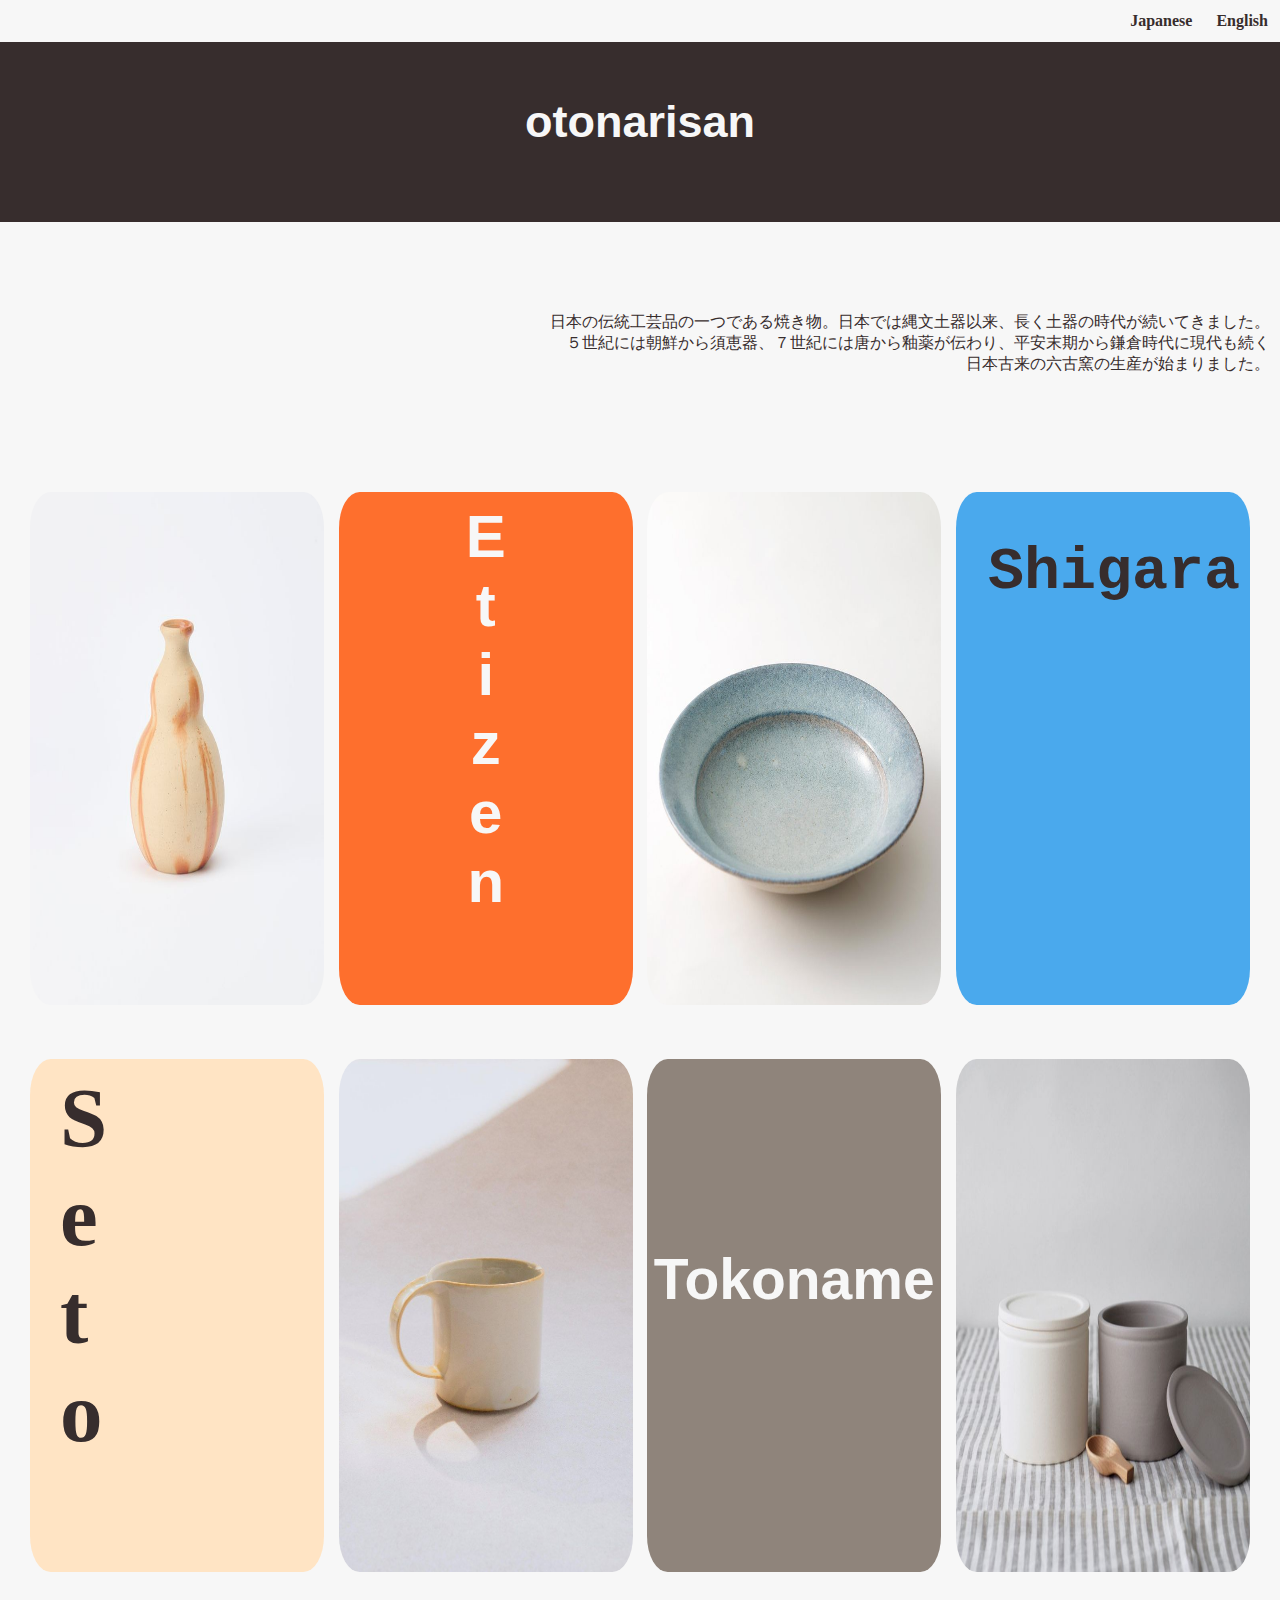
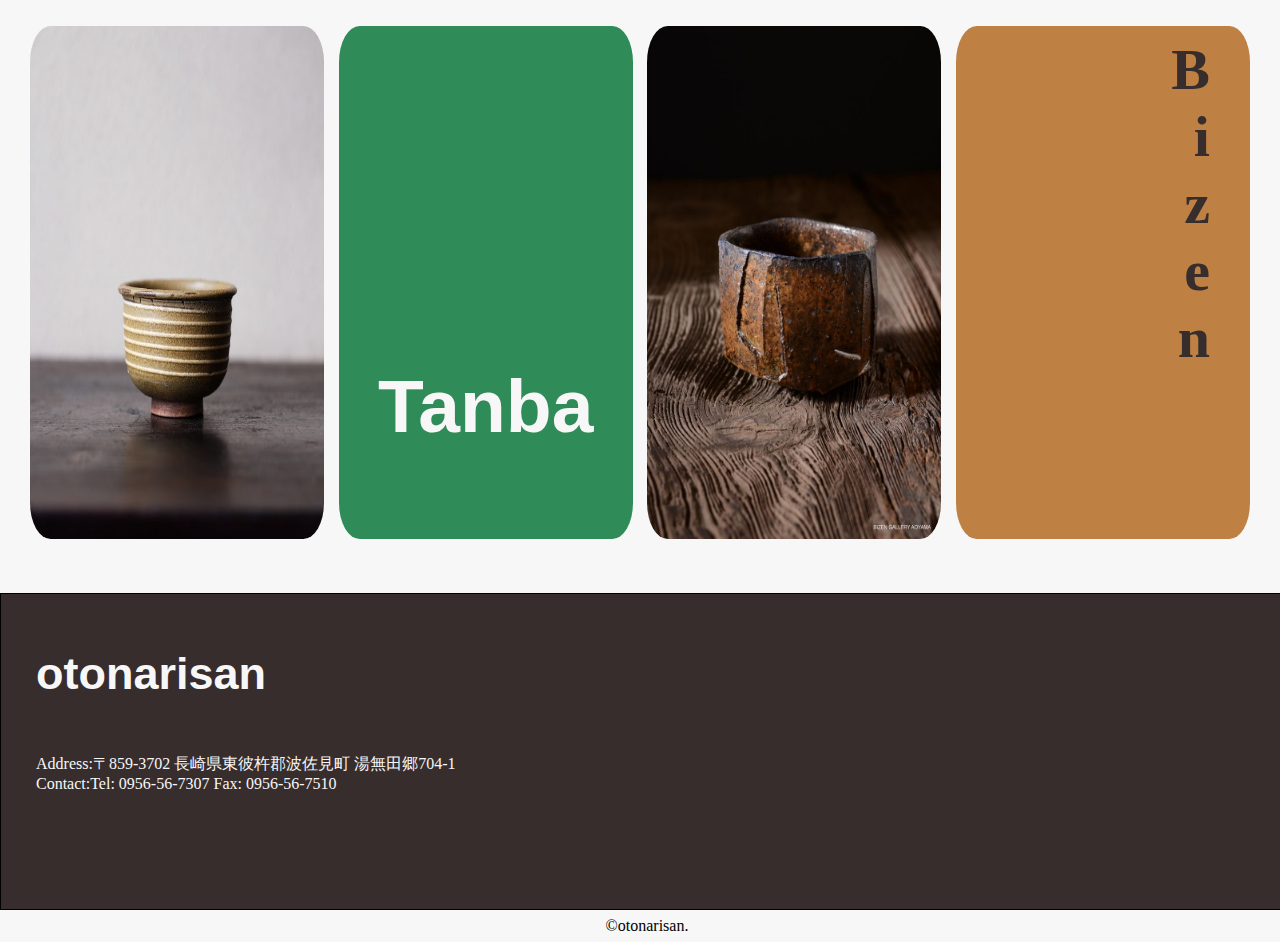
<file: index.html>
<!DOCTYPE html>
<html lang="en">
<head>
    <meta charset="UTF-8">
    <meta name="viewport" content="width=device-width, initial-scale=1.0">
    <title>Document</title>
    <link rel="stylesheet" href="./assets/css/style.css">
</head>

<body>
    <header>
        <div class="menu-toggle">
            <div class="bar"></div>
            <div class="bar"></div>
          </div>
          <nav class="menu">
            <ul>
              <li><a href="./index.html">Japanese</a></li>
              <li><a href="./index2.html">English</a></li>
            </ul>
        </nav>
    </header>
    <main>
        <section id="otonarisan">
            <h1>otonarisan</h1>
        </section>
        <section id="section1"> 
            <p id="section1-p">日本の伝統工芸品の一つである焼き物。日本では縄文土器以来、長く土器の時代が続いてきました。<br>
                ５世紀には朝鮮から須恵器、７世紀には唐から釉薬が伝わり、平安末期から鎌倉時代に現代も続く<br>日本古来の六古窯の生産が始まりました。</p>
        </section>
        <section id="section2">
            <div id="image-container">
            <a href="./etizenkaki.html">
                <img class="responsive-image" id="etizen-margin" src="./assets/img/越前焼.jpeg" alt="">
            </a>
            </div>
            <div id="section2-div">
                <p id="etizen-p">E<br>t<br>i<br>z<br>e<br>n
                </p>
            </div>
                <div id="image-container">
                    <a href="./shigarayaki.html">
                    <img class="responsive-image" id="shigara-img" src="./assets/img/shigara.jpeg" alt="">
                    </a>
                </div>
            </div>
            <div id="section2-div2">
                <h1 id="sigara-h1">Shigara</h1>
            </div>
        </section>

        <section id="section3">  
            <div id="section3-div1">
                <h1 id="seto-h1">S<br>e<br>t<br>o</h1>
            </div>           
            <div id="image-container">
                <a href="./setoyaki.html">
                <img class="responsive-image" id="seto-img" src="./assets/img/seto.jpeg" alt=""></P>
                </a>
            </div>
            <div id="section3-div2">
                <h1 id="tokoname-h1">Tokoname</h1>
            </div>
            <div id="image-container">
                <a href="./tokoname.html">
                <img class="responsive-image" src="./assets/img/tokoname.jpeg" alt="">
                </a>
            </div>
        </section>

        <section id="section4">
                <div id="image-container">
                    <a href="./tanbayaki.html">
                    <img class="responsive-image" src="./assets/img/丹波焼 筒描盃.jpeg" alt="">
                    </a>
                </div>
            <div id="section4-div">
                <h1 id="tanba-h1">Tanba</h1>
            </div>
            <div id="image-container">
                <a href="./bizenyaki1.html">
                <img class="responsive-image" id="bizen-img" src="./assets/img/bizen.jpeg" alt="">
                </a>
            </div>
            <div id="section4-div2">
                <h1 id="bizen-h1">B<br>i<br>z<br>e<br>n</h1>
            </div>
        </section>

        <script>
            // マウスオーバーしたら光をつける
            var images = document.querySelectorAll('.responsive-image');
            images.forEach(function(image) {
              image.addEventListener('mouseover', function() { 
            
                this.style.boxShadow = '0 0 27px gold';
              });
          
              image.addEventListener('mouseout', function() {
                this.style.boxShadow = 'none';
              });
            });
        </script>

         <section id="section5">
            <h1  id="section5-h1">otonarisan</h1>
            <p class="section5-p">Address:〒859-3702
                       長崎県東彼杵郡波佐見町
                       湯無田郷704-1</p>   
            <p class="section5-p">Contact:Tel: 0956-56-7307 Fax: 0956-56-7510</p>
         </section>
    </main>

    <footer>
        <p>&copy;otonarisan.</p>
    </footer>
    <scrip src="script.js"></script>
</body>
</html>
</file>
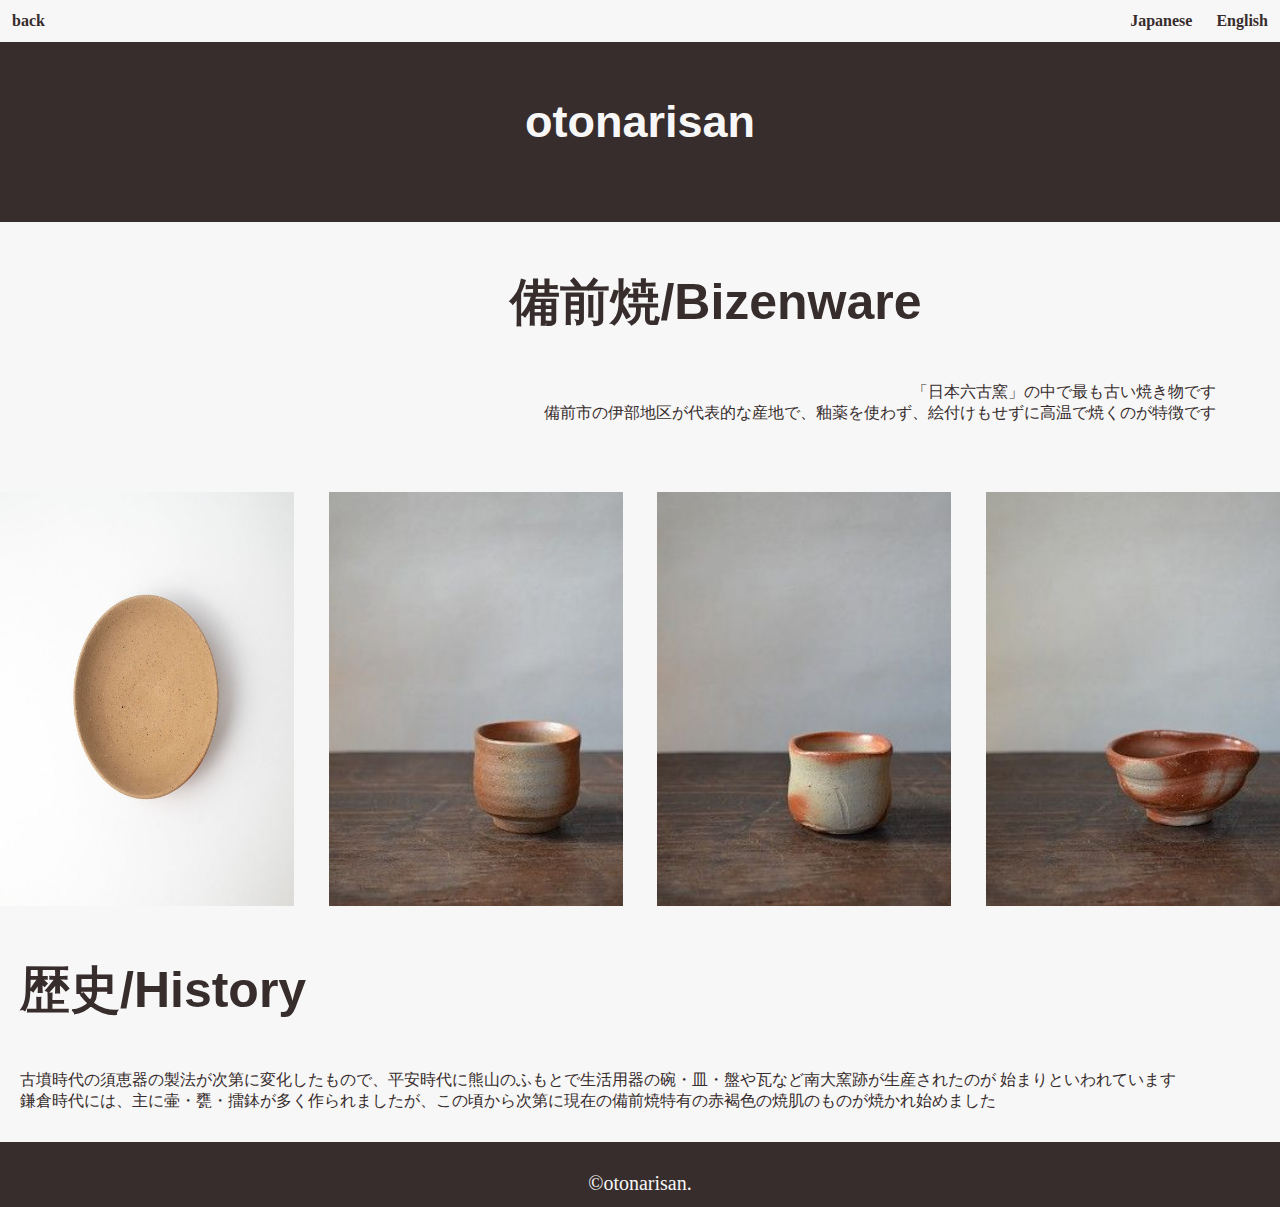
<file: bizenyaki1.html>
<!DOCTYPE html>
<html lang="en">
<head>
    <meta charset="UTF-8">
    <meta name="viewport" content="width=device-width, initial-scale=1.0">
    <title>Document</title>
    <link rel="stylesheet" href="./assets/css/bizenyaki1.css">
</head>

<body>
    <header>
        <div class="menu-toggle">
            <div class="bar"></div>
            <div class="bar"></div>
            <div class="bar"></div>
        </div>
        <nav class="menu">
          <ul>
            <li id="menu-back"><a href="./index.html">back</a></li>
            <li><a href="./bizenyaki1.html">Japanese</a></li>
            <li><a href="./備前焼en.html">English</a></li>
          </ul>
        </nav>
    </header>
    <main>
        <section id="otonarisan">
            <h1>otonarisan</h1>
        </section>
        <section id="section1">
            <h1 id="section1-h1">備前焼/Bizenware</h1>
            <p id="section1-p">「日本六古窯」の中で最も古い焼き物です<br>
                備前市の伊部地区が代表的な産地で、釉薬を使わず、絵付けもせずに高温で焼くのが特徴です<br>
            </p>
        </section>       
        <section id="section2">
                <div id="image-container">
                    <img class="responsive-image" id="margin-img" src="./assets/img/備前焼1.jpeg" alt="">
                </div>
                <div id="image-container">
                    <img class="responsive-image" id="bizen-img1" src="./assets/img/備前焼2.jpeg" alt="">
                </div>
                <div id="image-container">
                    <img class="responsive-image" id="bizen-img2" src="./assets/img/備前焼3.jpeg" alt="">
                </div>
                <div id="image-container">
                    <img class="responsive-image" id="bizen-img3" id="margin" src="./assets/img/備前焼4.jpeg" alt="">
                </div>
        </section>
        
        <script>
            // マウスオーバーしたら光をつける
            var images = document.querySelectorAll('.responsive-image');
            images.forEach(function(image) {
              image.addEventListener('mouseover', function() { 
            
                this.style.boxShadow = '0 0 27px gold';
              });
          
              image.addEventListener('mouseout', function() {
                this.style.boxShadow = 'none';
              });
            });
        </script>

        <section id="section-rekishi">
            <h1 id="rekishi-h1">歴史/History</h1>
            <p id="rekishi-p">古墳時代の須恵器の製法が次第に変化したもので、平安時代に熊山のふもとで生活用器の碗・皿・盤や瓦など南大窯跡が生産されたのが
                始まりといわれています<br> 鎌倉時代には、主に壷・甕・擂鉢が多く作られましたが、この頃から次第に現在の備前焼特有の赤褐色の焼肌のものが焼かれ始めました<br>
            </p>
        </section>
    </main>

    <footer>
        <p id="footer-p">&copy;otonarisan.</p>
    </footer>
    <scrip src="script.js"></script>
</body>
</html>
</file>
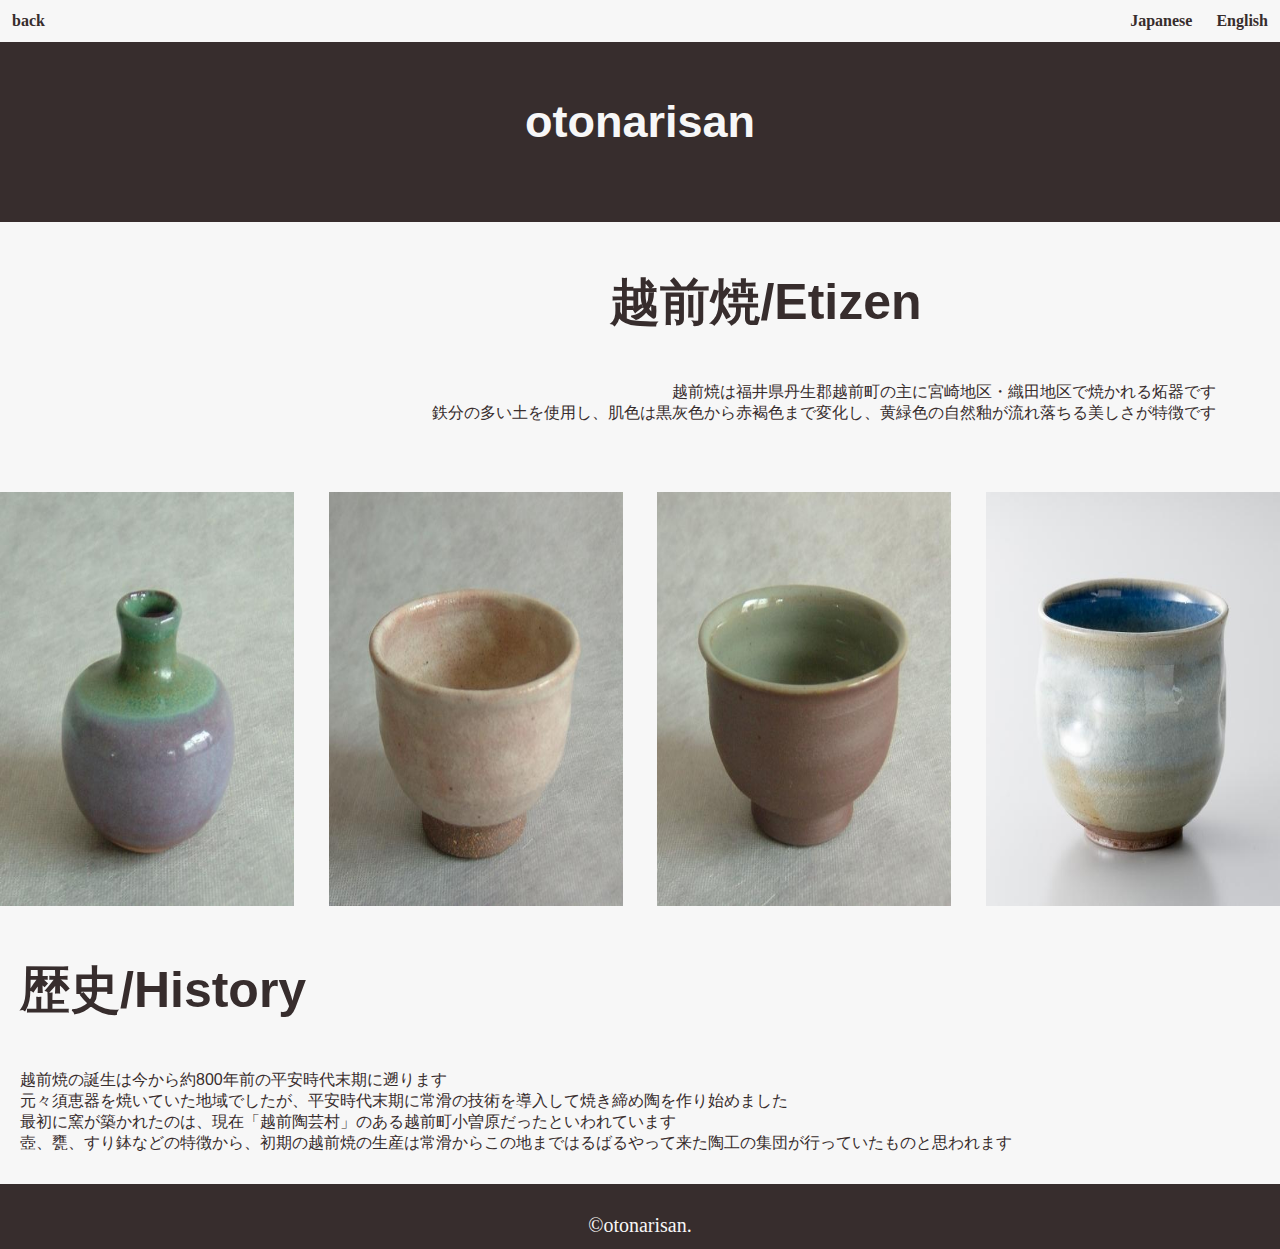
<file: etizenkaki.html>
<!DOCTYPE html>
<html lang="en">
<head>
    <meta charset="UTF-8">
    <meta name="viewport" content="width=device-width, initial-scale=1.0">
    <title>Document</title>
    <link rel="stylesheet" href="./assets/css/etizenyaki.css">
</head>

<body>
    <header>
        <div class="menu-toggle">
            <div class="bar"></div>
            <div class="bar"></div>
            <div class="bar"></div>
        </div>
        <nav class="menu">
          <ul>
            <li id="menu-back"><a href="./index.html">back</a></li>
            <li><a href="./etizenkaki.html">Japanese</a></li>
            <li><a href="./越前焼en.html">English</a></li>
          </ul>
        </nav>
    </header>
    <main>
        <section id="otonarisan">
            <h1>otonarisan</h1>
        </section>
        <section id="section1">
            <h1 id="section1-h1">越前焼/Etizen</h1>
            <p id="section1-p">越前焼は福井県丹生郡越前町の主に宮崎地区・織田地区で焼かれる炻器です<br>
                鉄分の多い土を使用し、肌色は黒灰色から赤褐色まで変化し、黄緑色の自然釉が流れ落ちる美しさが特徴です<br>
            </p>
        </section>       
        <section id="section2">
                <div id="image-container">
                    <img class="responsive-image" id="margin-img" src="./assets/img/越前焼6.jpeg" alt="">
                </div>
                <div id="image-container">
                    <img class="responsive-image" src="./assets/img/越前焼1.jpeg" alt="">
                </div>
                <div id="image-container">
                    <img class="responsive-image" src="./assets/img/越前焼3.jpeg" alt="">
                </div>
                <div id="image-container">
                    <img class="responsive-image" id="margin" src="./assets/img/越前焼4.jpeg" alt="">
                </div>
        </section>
        
        <script>
            // マウスオーバーしたら光をつける
            var images = document.querySelectorAll('.responsive-image');
            images.forEach(function(image) {
              image.addEventListener('mouseover', function() { 
            
                this.style.boxShadow = '0 0 27px gold';
              });
          
              image.addEventListener('mouseout', function() {
                this.style.boxShadow = 'none';
              });
            });
        </script>

        <section id="section-rekishi">
            <h1 id="rekishi-h1">歴史/History</h1>
            <p id="rekishi-p">越前焼の誕生は今から約800年前の平安時代末期に遡ります<br>
                元々須恵器を焼いていた地域でしたが、平安時代末期に常滑の技術を導入して焼き締め陶を作り始めました<br>
                最初に窯が築かれたのは、現在「越前陶芸村」のある越前町小曽原だったといわれています<br>
                壺、甕、すり鉢などの特徴から、初期の越前焼の生産は常滑からこの地まではるばるやって来た陶工の集団が行っていたものと思われます</p>
        </section>
    </main>

    <footer>
        <p id="footer-p">&copy;otonarisan.</p>
    </footer>
    <scrip src="script.js"></script>
</body>
</html>
</file>
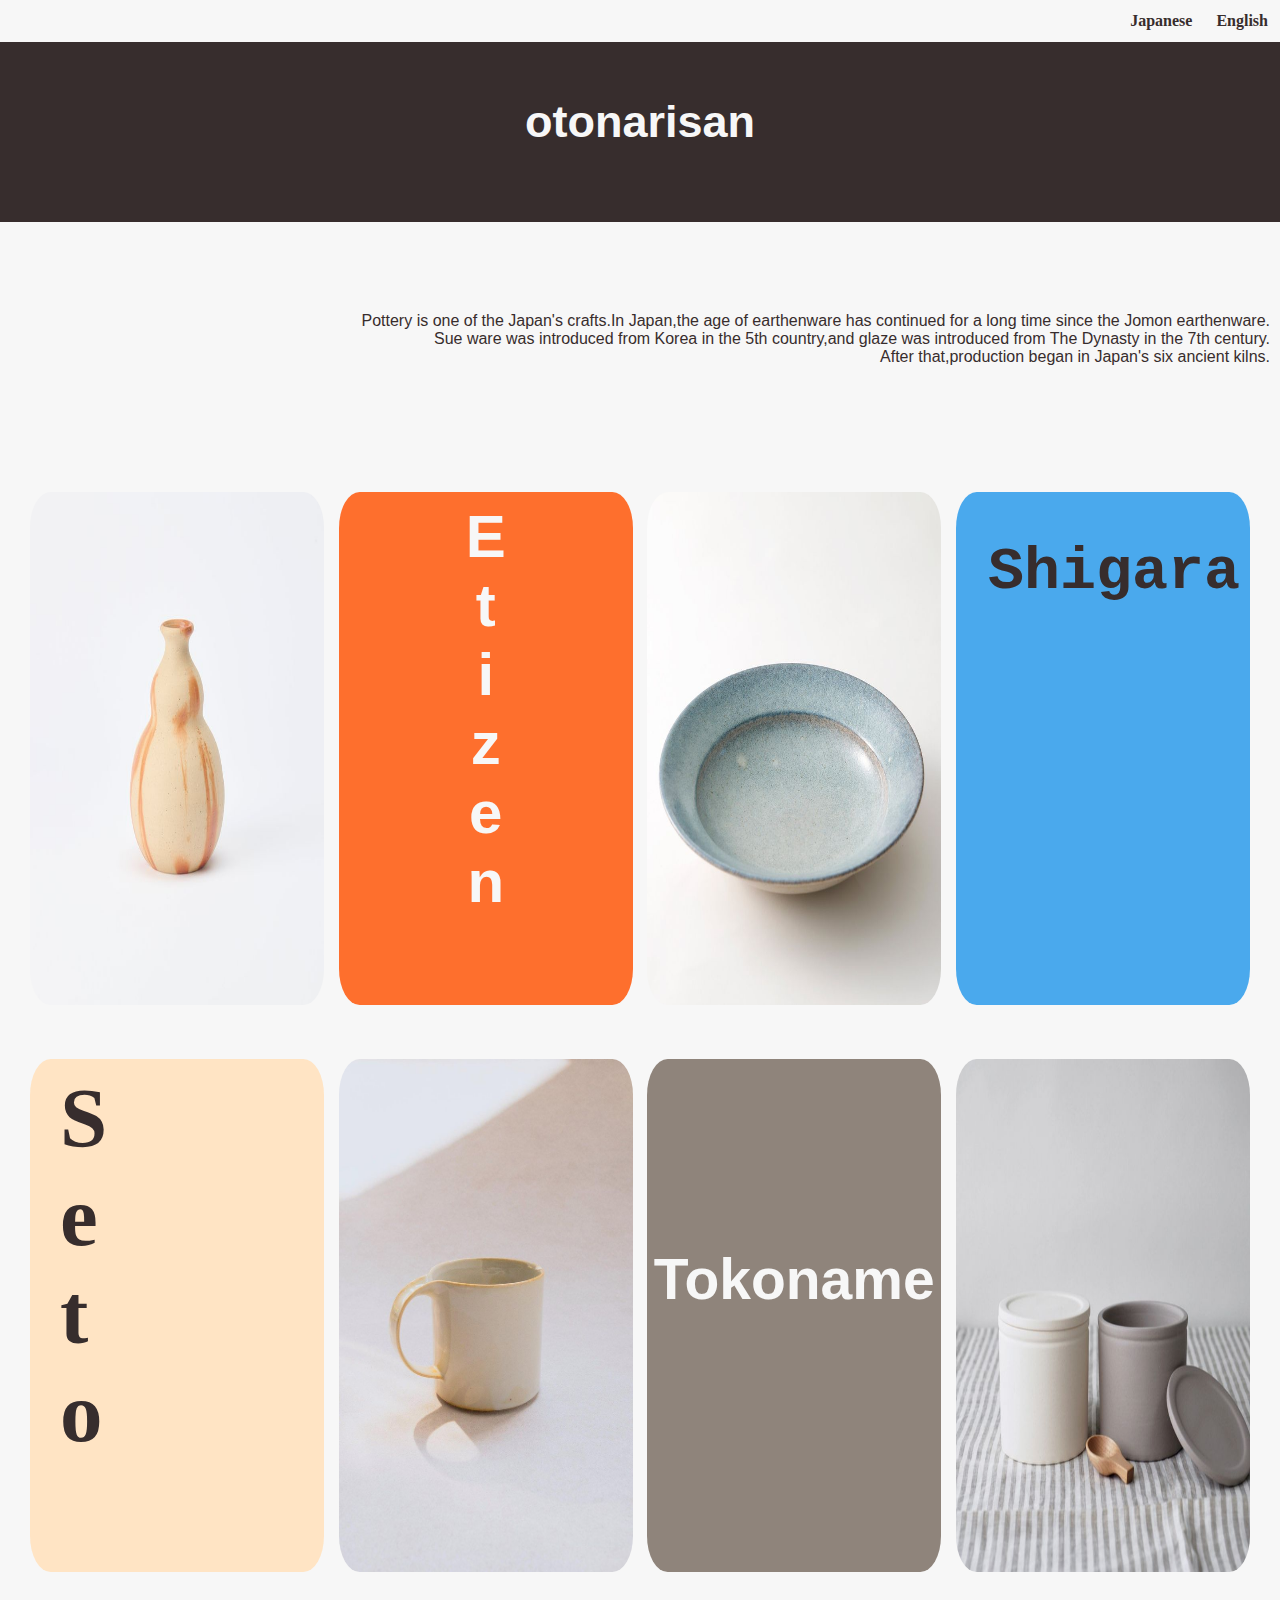
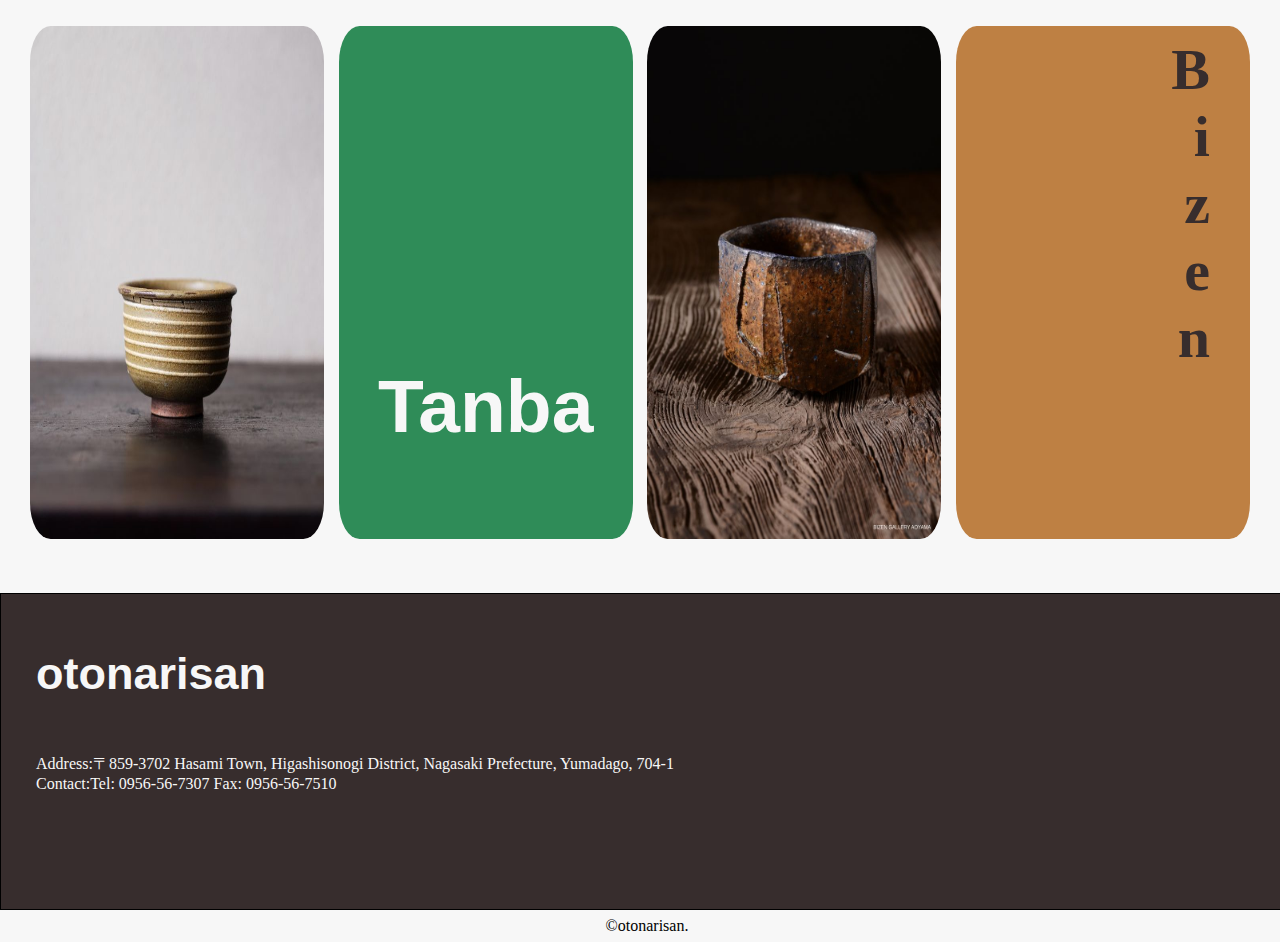
<file: index2.html>
<!DOCTYPE html>
<html lang="en">
<head>
    <meta charset="UTF-8">
    <meta name="viewport" content="width=device-width, initial-scale=1.0">
    <title>Document</title>
    <link rel="stylesheet" href="./assets/css/style.css">
</head>

<body>
    <header>
        <div class="menu-toggle">
            <div class="bar"></div>
            <div class="bar"></div>
            <div class="bar"></div>
          </div>
          <nav class="menu">
            <ul>
              <li><a href="./index.html">Japanese</a></li>
              <li><a href="./index2.html">English</a></li>
            </ul>
        </nav>
    </header>
    <main>
        <section id="otonarisan">
            <h1>otonarisan</h1>
        </section>
        <section id="section1"> 
            <p id="section1-p">Pottery is one of the Japan's crafts.In Japan,the age of earthenware has continued for a long time since the Jomon earthenware.<br>
                Sue ware was introduced from Korea in the 5th country,and glaze was introduced from The Dynasty in the 7th century.<br>After that,production began in Japan's six ancient kilns.</p>
        </section>
        <section id="section2">
            <div id="image-container">
            <a href="./越前焼en.html">
                <img class="responsive-image" id="etizen-margin" src="./assets/img/越前焼.jpeg" alt="">
            </a>
            </div>
            <div id="section2-div">
                <p id="etizen-p">E<br>t<br>i<br>z<br>e<br>n
                </p>
            </div>
                <div id="image-container">
                    <a href="./信楽焼en.html">
                    <img class="responsive-image" id="shigara-img" src="./assets/img/shigara.jpeg" alt="">
                    </a>
                </div>
            </div>
            <div id="section2-div2">
                <h1 id="sigara-h1">Shigara</h1>
            </div>
        </section>

        <section id="section3">  
            <div id="section3-div1">
                <h1 id="seto-h1">S<br>e<br>t<br>o</h1>
            </div>           
            <div id="image-container">
                <a href="./瀬戸焼en.html">
                <img class="responsive-image" id="seto-img" src="./assets/img/seto.jpeg" alt=""></P>
                </a>
            </div>
            <div id="section3-div2">
                <h1 id="tokoname-h1">Tokoname</h1>
            </div>
            <div id="image-container">
                <a href="./常滑焼en.html">
                <img class="responsive-image" src="./assets/img/tokoname.jpeg" alt="">
                </a>
            </div>
        </section>

        <section id="section4">
                <div id="image-container">
                    <a href="./丹波焼・丹波立杭焼en.html">
                    <img class="responsive-image" src="./assets/img/丹波焼 筒描盃.jpeg" alt="">
                    </a>
                </div>
            <div id="section4-div">
                <h1 id="tanba-h1">Tanba</h1>
            </div>
            <div id="image-container">
                <a href="./備前焼en.html">
                <img class="responsive-image" id="bizen-img" src="./assets/img/bizen.jpeg" alt="">
                </a>
            </div>
            <div id="section4-div2">
                <h1 id="bizen-h1">B<br>i<br>z<br>e<br>n</h1>
            </div>
        </section>

        <script>
            // マウスオーバーしたら光をつける
            var images = document.querySelectorAll('.responsive-image');
            images.forEach(function(image) {
              image.addEventListener('mouseover', function() { 
            
                this.style.boxShadow = '0 0 27px gold';
              });
          
              image.addEventListener('mouseout', function() {
                this.style.boxShadow = 'none';
              });
            });
        </script>

         <section id="section5">
            <h1  id="section5-h1">otonarisan</h1>
            <p class="section5-p">Address:〒859-3702
                       Hasami Town, Higashisonogi District, Nagasaki Prefecture,
                       Yumadago, 704-1</p>  
            <p class="section5-p">Contact:Tel: 0956-56-7307 Fax: 0956-56-7510</p>
         </section>
    </main>

    <footer>
        <p>&copy;otonarisan.</p>
    </footer>
    <scrip src="script.js"></script>
</body>
</html>
</file>
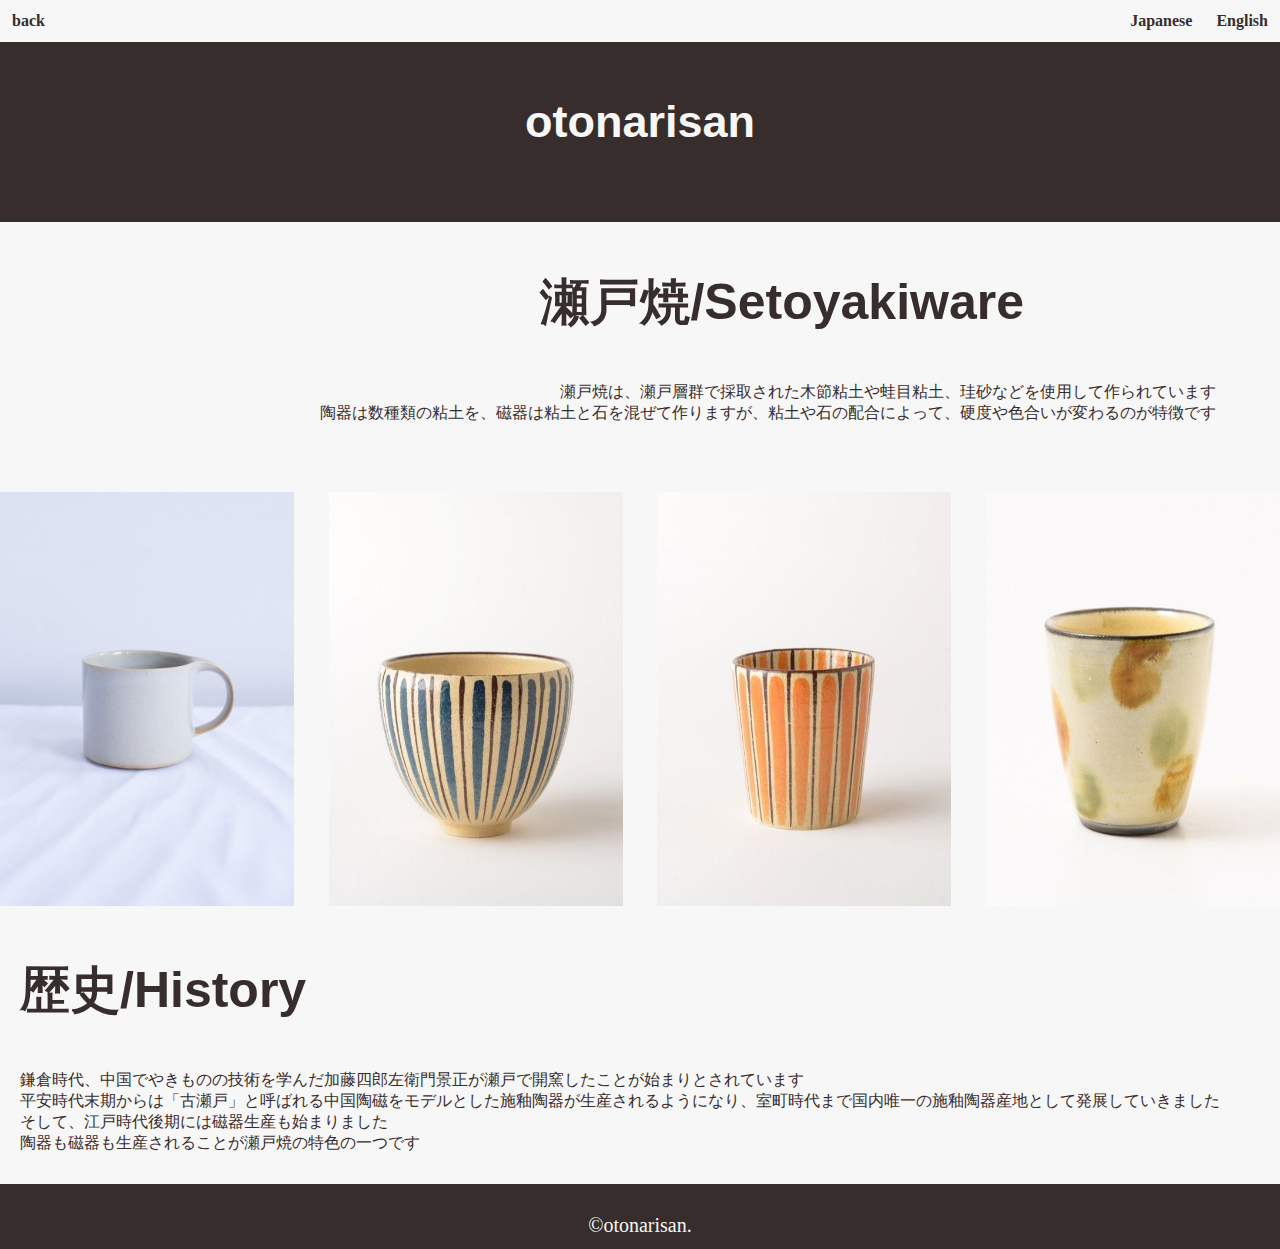
<file: setoyaki.html>
<!DOCTYPE html>
<html lang="en">
<head>
    <meta charset="UTF-8">
    <meta name="viewport" content="width=device-width, initial-scale=1.0">
    <title>Document</title>
    <link rel="stylesheet" href="./assets/css/seto.css">
</head>

<body>
    <header>
        <div class="menu-toggle">
            <div class="bar"></div>
            <div class="bar"></div>
            <div class="bar"></div>
        </div>
        <nav class="menu">
          <ul>
            <li id="menu-back"><a href="./index.html">back</a></li>
            <li><a href="./setoyaki.html">Japanese</a></li>
            <li><a href="./瀬戸焼en.html">English</a></li>
          </ul>
        </nav>
    </header>
    <main>
        <section id="otonarisan">
            <h1>otonarisan</h1>
        </section>
        <section id="section1">
            <h1 id="section1-h1">瀬戸焼/Setoyakiware</h1>
            <p id="section1-p">瀬戸焼は、瀬戸層群で採取された木節粘土や蛙目粘土、珪砂などを使用して作られています<br>
                陶器は数種類の粘土を、磁器は粘土と石を混ぜて作りますが、粘土や石の配合によって、硬度や色合いが変わるのが特徴です</p>
        </section>       
        <section id="section2">
                <div id="image-container">
                    <img class="responsive-image" id="seto-img" id="margin-img" src="./assets/img/瀬戸焼.jpeg" alt="">
                </div>
                <div id="image-container">
                    <img class="responsive-image" src="./assets/img/瀬戸焼1.jpeg" alt="">
                </div>
                <div id="image-container">
                    <img class="responsive-image" src="./assets/img/瀬戸焼2.jpeg" alt="">
                </div>
                <div id="image-container">
                    <img class="responsive-image" id="margin" src="./assets/img/瀬戸焼3.jpeg" alt="">
                </div>
        </section>
        
        <script>
            // マウスオーバーしたら光をつける
            var images = document.querySelectorAll('.responsive-image');
            images.forEach(function(image) {
              image.addEventListener('mouseover', function() { 
            
                this.style.boxShadow = '0 0 27px gold';
              });
          
              image.addEventListener('mouseout', function() {
                this.style.boxShadow = 'none';
              });
            });
        </script>

        <section id="section-rekishi">
            <h1 id="rekishi-h1">歴史/History</h1>
            <p id="rekishi-p">鎌倉時代、中国でやきものの技術を学んだ加藤四郎左衛門景正が瀬戸で開窯したことが始まりとされています<br>
                平安時代末期からは「古瀬戸」と呼ばれる中国陶磁をモデルとした施釉陶器が生産されるようになり、室町時代まで国内唯一の施釉陶器産地として発展していきました
                <br>そして、江戸時代後期には磁器生産も始まりました<br>陶器も磁器も生産されることが瀬戸焼の特色の一つです</p>
        </section>
    </main>

    <footer>
        <p id="footer-p">&copy;otonarisan.</p>
    </footer>
    <scrip src="script.js"></script>
</body>
</html>
</file>
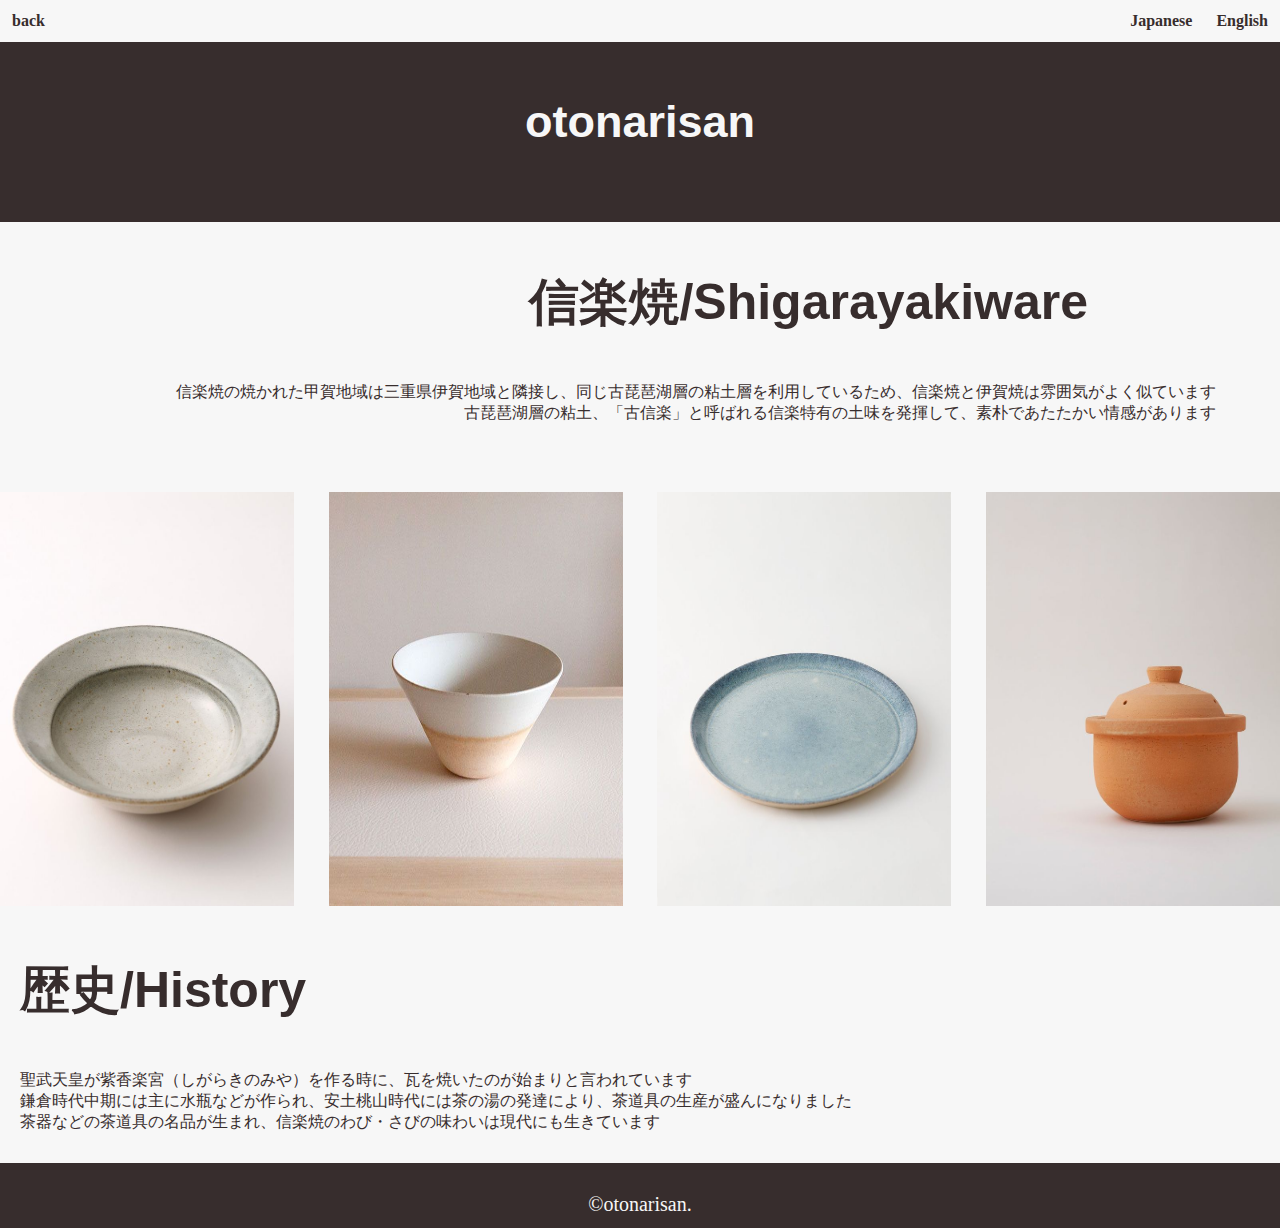
<file: shigarayaki.html>
<!DOCTYPE html>
<html lang="en">
<head>
    <meta charset="UTF-8">
    <meta name="viewport" content="width=device-width, initial-scale=1.0">
    <title>Document</title>
    <link rel="stylesheet" href="./assets/css/shigarayaki.css">
</head>

<body>
    <header>
        <div class="menu-toggle">
            <div class="bar"></div>
            <div class="bar"></div>
            <div class="bar"></div>
        </div>
        <nav class="menu">
          <ul>
            <li id="menu-back"><a href="./index.html">back</a></li>
            <li><a href="./shigarayaki.html">Japanese</a></li>
            <li><a href="./信楽焼en.html">English</a></li>
          </ul>
        </nav>
    </header>
    <main>
        <section id="otonarisan">
            <h1>otonarisan</h1>
        </section>
        <section id="section1">
            <h1 id="section1-h1">信楽焼/Shigarayakiware</h1> 
            <p id="section1-p">信楽焼の焼かれた甲賀地域は三重県伊賀地域と隣接し、同じ古琵琶湖層の粘土層を利用しているため、信楽焼と伊賀焼は雰囲気がよく似ています<br>古琵琶湖層の粘土、「古信楽」と呼ばれる信楽特有の土味を発揮して、素朴であたたかい情感があります<br>
            </p>
        </section>       
        <section id="section2">
                <div id="image-container">
                    <img class="responsive-image" id="shigara-img" id="margin-img" src="./assets/img/信楽焼4.jpeg" alt="">
                </div>
                <div id="image-container">
                    <img class="responsive-image" src="./assets/img/信楽焼1.jpeg" alt="">
                </div>
                <div id="image-container">
                    <img class="responsive-image" id="shigara-img2" src="./assets/img/信楽焼2.jpeg" alt="">
                </div>
                <div id="image-container">
                    <img class="responsive-image" id="shigara-img3" id="margin" src="./assets/img/信楽焼3.jpeg" alt="">
                </div>
        </section>
        
        <script>
            // マウスオーバーしたら光をつける
            var images = document.querySelectorAll('.responsive-image');
            images.forEach(function(image) {
              image.addEventListener('mouseover', function() { 
            
                this.style.boxShadow = '0 0 27px gold';
              });
          
              image.addEventListener('mouseout', function() {
                this.style.boxShadow = 'none';
              });
            });
        </script>

        <section id="section-rekishi">
            <h1 id="rekishi-h1">歴史/History</h1>
            <p id="rekishi-p">聖武天皇が紫香楽宮（しがらきのみや）を作る時に、瓦を焼いたのが始まりと言われています<br>
                鎌倉時代中期には主に水瓶などが作られ、安土桃山時代には茶の湯の発達により、茶道具の生産が盛んになりました<br>茶器などの茶道具の名品が生まれ、信楽焼のわび・さびの味わいは現代にも生きています</p>
        </section>
    </main>

    <footer>
        <p id="footer-p">&copy;otonarisan.</p>
    </footer>
    <scrip src="script.js"></script>
</body>
</html>
</file>
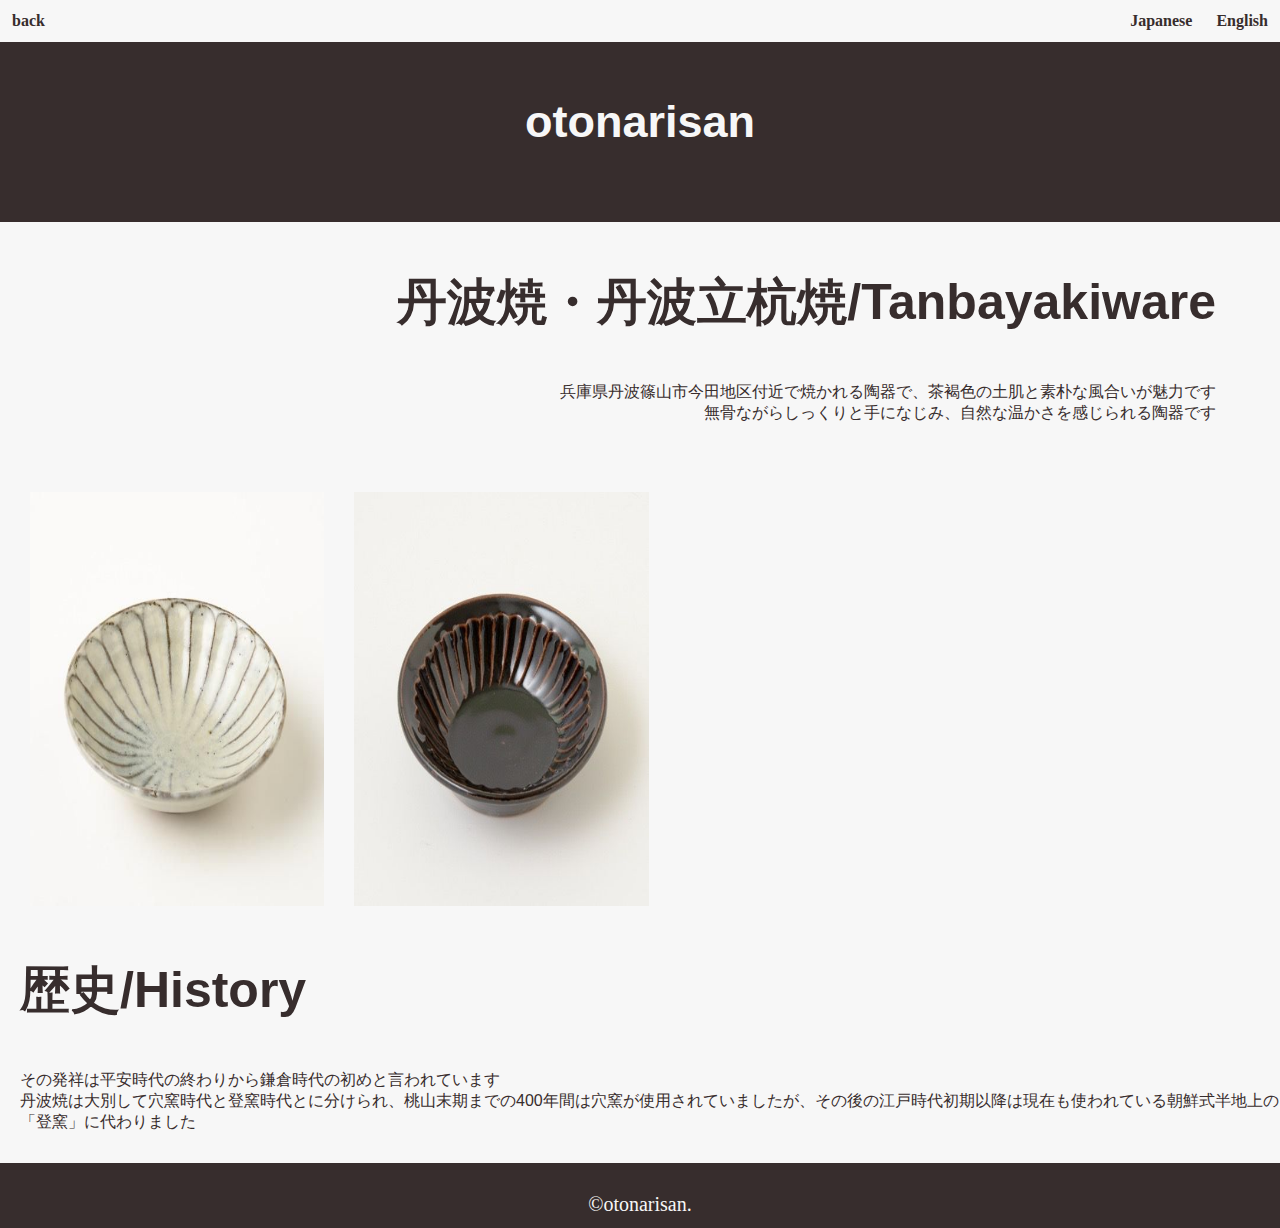
<file: tanbayaki.html>
<!DOCTYPE html>
<html lang="en">
<head>
    <meta charset="UTF-8">
    <meta name="viewport" content="width=device-width, initial-scale=1.0">
    <title>Document</title>
    <link rel="stylesheet" href="./assets/css/tanba.css">
</head>

<body>
    <header>
        <div class="menu-toggle">
            <div class="bar"></div>
            <div class="bar"></div>
            <div class="bar"></div>
        </div>
        <nav class="menu">
          <ul>
            <li id="menu-back"><a href="./index.html">back</a></li>
            <li><a href="./tanbayaki.html">Japanese</a></li>
            <li><a href="./丹波焼・丹波立杭焼en.html">English</a></li>
          </ul>
        </nav>
    </header>
    <main>
        <section id="otonarisan">
            <h1>otonarisan</h1>
        </section>
        <section id="section1">
            <h1 id="section1-h1">丹波焼・丹波立杭焼/Tanbayakiware</h1>
            <p id="section1-p">兵庫県丹波篠山市今田地区付近で焼かれる陶器で、茶褐色の土肌と素朴な風合いが魅力です<br>
                 無骨ながらしっくりと手になじみ、自然な温かさを感じられる陶器です</p>
        </section>       
        <section id="section2">
                <div id="image-container">
                    <img class="responsive-image" id="margin-img" src="./assets/img/丹波立杭焼1.jpeg" alt="">
                </div>
                <div id="image-container">
                    <img class="responsive-image" src="./assets/img/丹波立杭焼2.jpeg" alt="">
                </div>
                <!-- <div id="image-container">
                    <img class="responsive-image" src="./assets/img/越前焼3.jpeg" alt="">
                </div>
                <div id="image-container">
                    <img class="responsive-image" id="margin" src="./assets/img/越前焼4.jpeg" alt="">
                </div> -->
        </section>
        
        <script>
            // マウスオーバーしたら光をつける
            var images = document.querySelectorAll('.responsive-image');
            images.forEach(function(image) {
              image.addEventListener('mouseover', function() { 
            
                this.style.boxShadow = '0 0 27px gold';
              });
          
              image.addEventListener('mouseout', function() {
                this.style.boxShadow = 'none';
              });
            });
        </script>

        <section id="section-rekishi">
            <h1 id="rekishi-h1">歴史/History</h1>
            <p id="rekishi-p">その発祥は平安時代の終わりから鎌倉時代の初めと言われています<br>
                 丹波焼は大別して穴窯時代と登窯時代とに分けられ、桃山末期までの400年間は穴窯が使用されていましたが、その後の江戸時代初期以降は現在も使われている朝鮮式半地上の「登窯」に代わりました</p>
        </section>
    </main>

    <footer>
        <p id="footer-p">&copy;otonarisan.</p>
    </footer>
    <scrip src="script.js"></script>
</body>
</html>
</file>
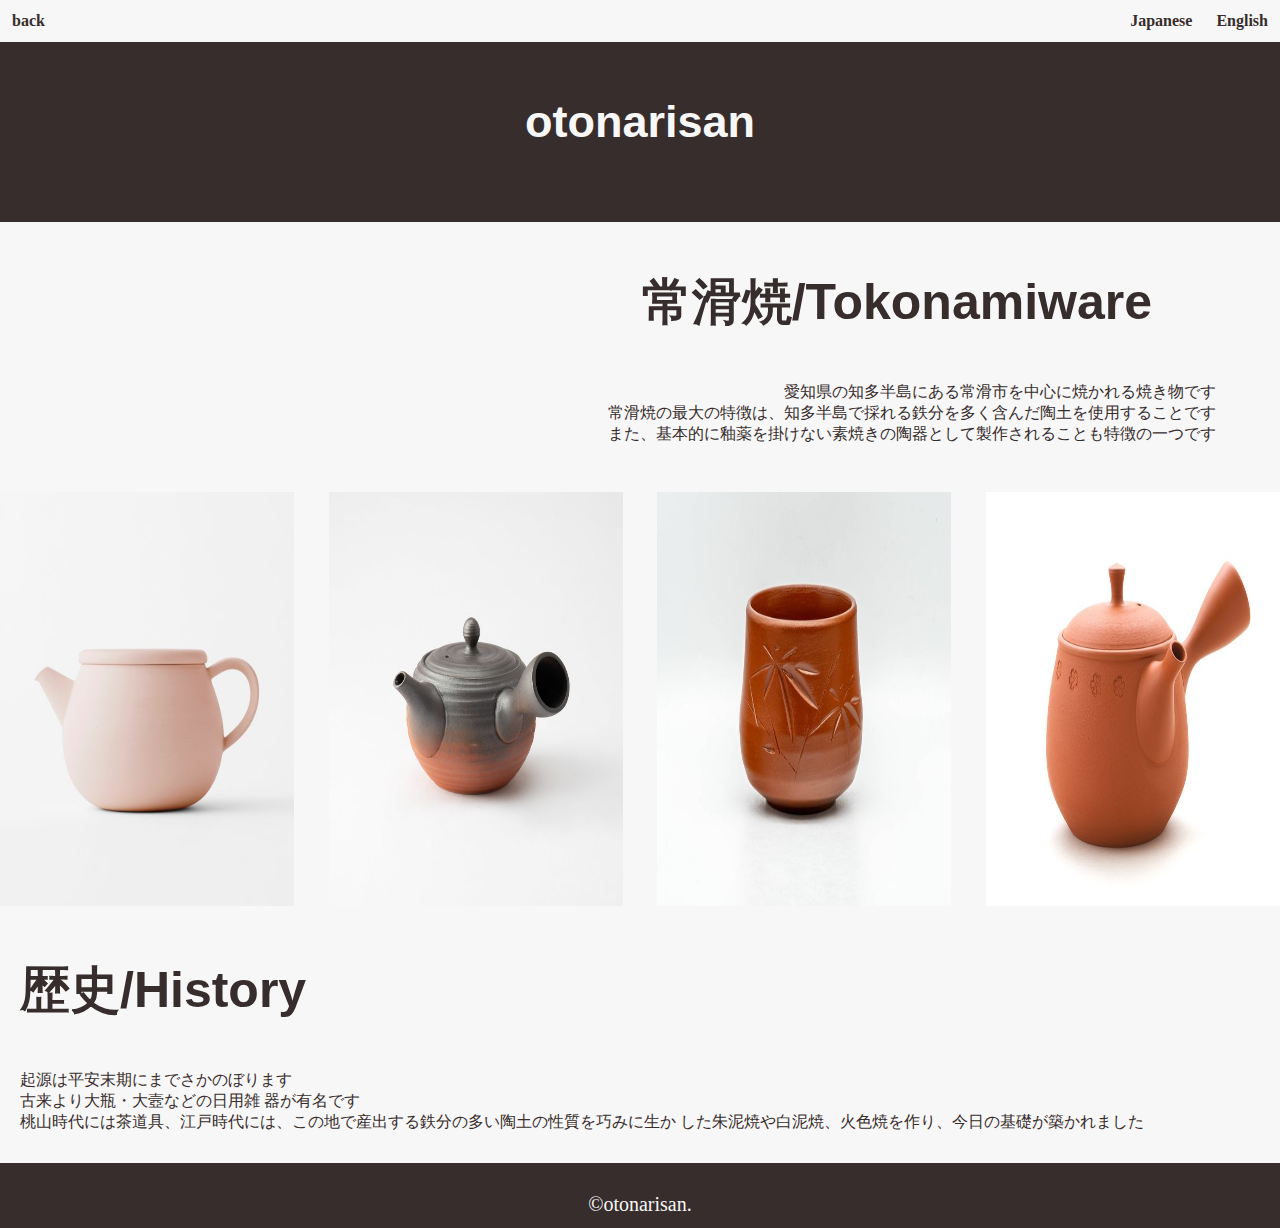
<file: tokoname.html>
<!DOCTYPE html>
<html lang="en">
<head>
    <meta charset="UTF-8">
    <meta name="viewport" content="width=device-width, initial-scale=1.0">
    <title>Document</title>
    <link rel="stylesheet" href="./assets/css/tokonami.css">
</head>

<body>
    <header>
        <div class="menu-toggle">
            <div class="bar"></div>
            <div class="bar"></div>
            <div class="bar"></div>
        </div>
        <nav class="menu">
          <ul>
            <li id="menu-back"><a href="./index.html">back</a></li>
            <li><a href="./tokoname.html">Japanese</a></li>
            <li><a href="./常滑焼en.html">English</a></li>
          </ul>
        </nav>
    </header>
    <main>
        <section id="otonarisan">
            <h1>otonarisan</h1>
        </section>
        <section id="section1">
            <h1 id="section1-h1">常滑焼/Tokonamiware</h1>
            <p id="section1-p">愛知県の知多半島にある常滑市を中心に焼かれる焼き物です<br>
                常滑焼の最大の特徴は、知多半島で採れる鉄分を多く含んだ陶土を使用することです<br>また、基本的に釉薬を掛けない素焼きの陶器として製作されることも特徴の一つです<br>
            </p>
        </section>       
        <section id="section2">
                <div id="image-container">
                    <img class="responsive-image" id="margin-img" src="./assets/img/常滑焼1.jpeg" alt="">
                </div>
                <div id="image-container">
                    <img class="responsive-image" src="./assets/img/常滑焼2.jpeg" alt="">
                </div>
                <div id="image-container">
                    <img class="responsive-image" src="./assets/img/常滑焼4.jpeg" alt="">
                </div>
                <div id="image-container">
                    <img class="responsive-image" id="margin" src="./assets/img/常滑焼5.jpeg" alt="">
                </div>
        </section>
        
        <script>
            // マウスオーバーしたら光をつける
            var images = document.querySelectorAll('.responsive-image');
            images.forEach(function(image) {
              image.addEventListener('mouseover', function() { 
            
                this.style.boxShadow = '0 0 27px gold';
              });
          
              image.addEventListener('mouseout', function() {
                this.style.boxShadow = 'none';
              });
            });
        </script>

        <section id="section-rekishi">
            <h1 id="rekishi-h1">歴史/History</h1>
            <p id="rekishi-p">起源は平安末期にまでさかのぼります<br>古来より大瓶・大壼などの日用雑 器が有名です<br>
                桃山時代には茶道具、江戸時代には、この地で産出する鉄分の多い陶土の性質を巧みに生か した朱泥焼や白泥焼、火色焼を作り、今日の基礎が築かれました<br>
            </p>
        </section>
    </main>

    <footer>
        <p id="footer-p">&copy;otonarisan.</p>
    </footer>
    <scrip src="script.js"></script>
</body>
</html>
</file>
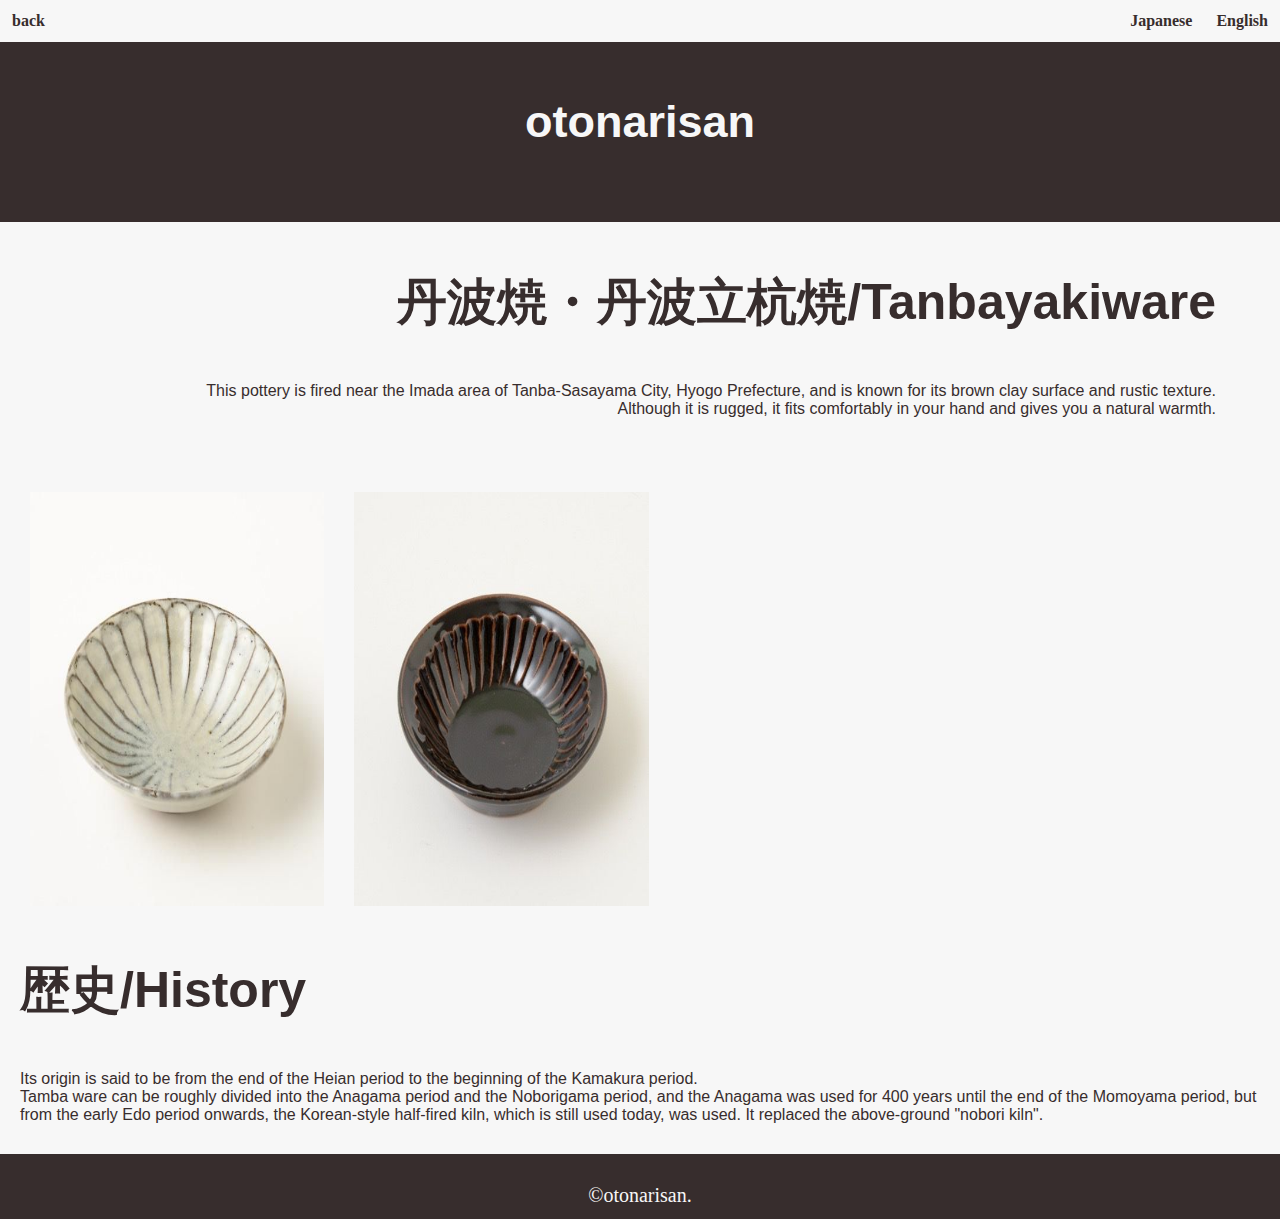
<file: 丹波焼・丹波立杭焼en.html>
<!DOCTYPE html>
<html lang="en">
<head>
    <meta charset="UTF-8">
    <meta name="viewport" content="width=device-width, initial-scale=1.0">
    <title>Document</title>
    <link rel="stylesheet" href="./assets/css/tanba.css">
</head>

<body>
    <header>
        <div class="menu-toggle">
            <div class="bar"></div>
            <div class="bar"></div>
            <div class="bar"></div>
        </div>
        <nav class="menu">
          <ul>
            <li id="menu-back"><a href="./index2.html">back</a></li>
            <li><a href="./tanbayaki.html">Japanese</a></li>
            <li><a href="./丹波焼・丹波立杭焼en.html">English</a></li>
          </ul>
        </nav>
    </header>
    <main>
        <section id="otonarisan">
            <h1>otonarisan</h1>
        </section>
        <section id="section1">
            <h1 id="section1-h1">丹波焼・丹波立杭焼/Tanbayakiware</h1>
            <p id="section1-p">This pottery is fired near the Imada area of Tanba-Sasayama City, Hyogo Prefecture, and is known for its brown clay surface and rustic texture. <br>
                Although it is rugged, it fits comfortably in your hand and gives you a natural warmth. <br>
            </p>
        </section>       
        <section id="section2">
            <div id="image-container">
                <img class="responsive-image" id="margin-img" src="./assets/img/丹波立杭焼1.jpeg" alt="">
            </div>
            <div id="image-container">
                <img class="responsive-image" src="./assets/img/丹波立杭焼2.jpeg" alt="">
            </div>
            <!-- <div id="image-container">
                <img class="responsive-image" src="./assets/img/越前焼3.jpeg" alt="">
            </div>
            <div id="image-container">
                <img class="responsive-image" id="margin" src="./assets/img/越前焼4.jpeg" alt="">
            </div> -->
        </section>
        
        <script>
            // マウスオーバーしたら光をつける
            var images = document.querySelectorAll('.responsive-image');
            images.forEach(function(image) {
              image.addEventListener('mouseover', function() { 
            
                this.style.boxShadow = '0 0 27px gold';
              });
          
              image.addEventListener('mouseout', function() {
                this.style.boxShadow = 'none';
              });
            });
        </script>

        <section id="section-rekishi">
            <h1 id="rekishi-h1">歴史/History</h1>
            <p id="rekishi-p">Its origin is said to be from the end of the Heian period to the beginning of the Kamakura period. <br>
                Tamba ware can be roughly divided into the Anagama period and the Noborigama period, and the Anagama was used for 400 years until the end of the Momoyama period, but from the early Edo period onwards, the Korean-style half-fired kiln, which is still used today, was used. It replaced the above-ground "nobori kiln". <br>
            </p>
        </section>
    </main>

    <footer>
        <p id="footer-p">&copy;otonarisan.</p>
    </footer>
    <scrip src="script.js"></script>
</body>
</html>
</file>
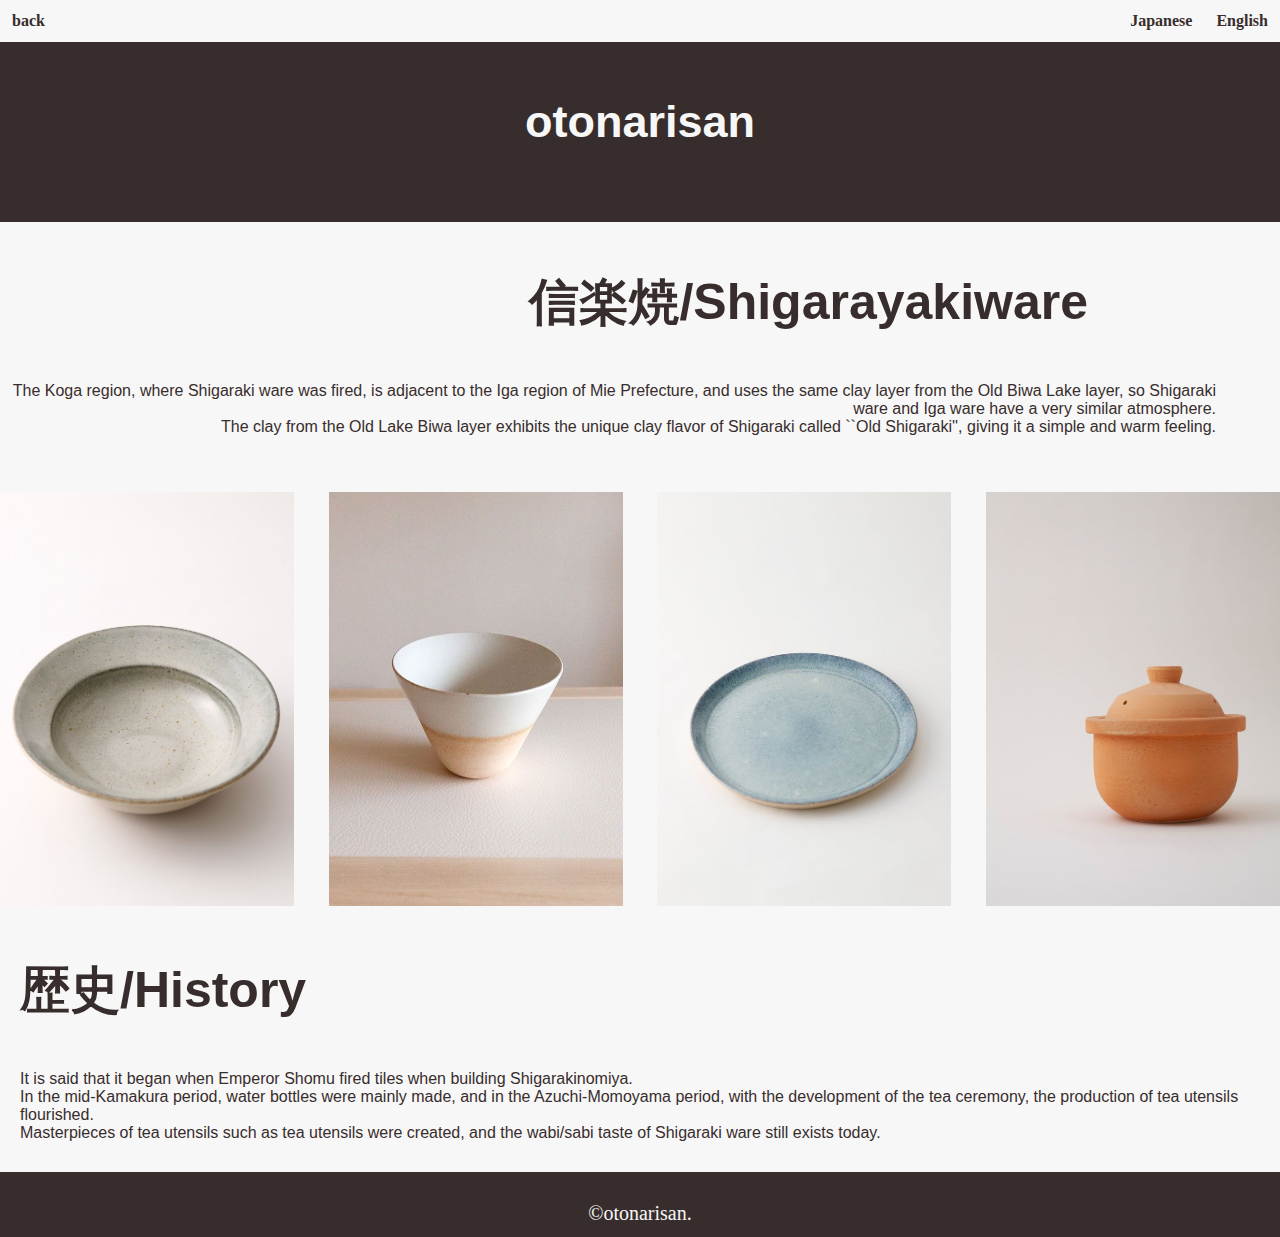
<file: 信楽焼en.html>
<!DOCTYPE html>
<html lang="en">
<head>
    <meta charset="UTF-8">
    <meta name="viewport" content="width=device-width, initial-scale=1.0">
    <title>Document</title>
    <link rel="stylesheet" href="./assets/css/shigarayaki.css">
</head>

<body>
    <header>
        <div class="menu-toggle">
            <div class="bar"></div>
            <div class="bar"></div>
            <div class="bar"></div>
        </div>
        <nav class="menu">
          <ul>
            <li id="menu-back"><a href="./index2.html">back</a></li>
            <li><a href="./shigarayaki.html">Japanese</a></li>
            <li><a href="./信楽焼en.html">English</a></li>
          </ul>
        </nav>
    </header>
    <main>
        <section id="otonarisan">
            <h1>otonarisan</h1>
        </section>
        <section id="section1">
            <h1 id="section1-h1">信楽焼/Shigarayakiware</h1>
            <p id="section1-p">The Koga region, where Shigaraki ware was fired, is adjacent to the Iga region of Mie Prefecture, and uses the same clay layer from the Old Biwa Lake layer, so Shigaraki ware and Iga ware have a very similar atmosphere. <br>The clay from the Old Lake Biwa layer exhibits the unique clay flavor of Shigaraki called ``Old Shigaraki'', giving it a simple and warm feeling.<br>
            </p>
        </section>       
        <section id="section2">
            <div id="image-container">
                <img class="responsive-image" id="shigara-img" id="margin-img" src="./assets/img/信楽焼4.jpeg" alt="">
            </div>
            <div id="image-container">
                <img class="responsive-image" src="./assets/img/信楽焼1.jpeg" alt="">
            </div>
            <div id="image-container">
                <img class="responsive-image" id="shigara-img2" src="./assets/img/信楽焼2.jpeg" alt="">
            </div>
            <div id="image-container">
                <img class="responsive-image" id="shigara-img3" id="margin" src="./assets/img/信楽焼3.jpeg" alt="">
            </div>
        </section>
        
        <script>
            // マウスオーバーしたら光をつける
            var images = document.querySelectorAll('.responsive-image');
            images.forEach(function(image) {
              image.addEventListener('mouseover', function() { 
            
                this.style.boxShadow = '0 0 27px gold';
              });
          
              image.addEventListener('mouseout', function() {
                this.style.boxShadow = 'none';
              });
            });
        </script>

        <section id="section-rekishi">
            <h1 id="rekishi-h1">歴史/History</h1>
            <p id="rekishi-p">It is said that it began when Emperor Shomu fired tiles when building Shigarakinomiya. <br>
                In the mid-Kamakura period, water bottles were mainly made, and in the Azuchi-Momoyama period, with the development of the tea ceremony, the production of tea utensils flourished. <br>Masterpieces of tea utensils such as tea utensils were created, and the wabi/sabi taste of Shigaraki ware still exists today.<br>
            </p>
        </section>
    </main>

    <footer>
        <p id="footer-p">&copy;otonarisan.</p>
    </footer>
    <scrip src="script.js"></script>
</body>
</html>
</file>
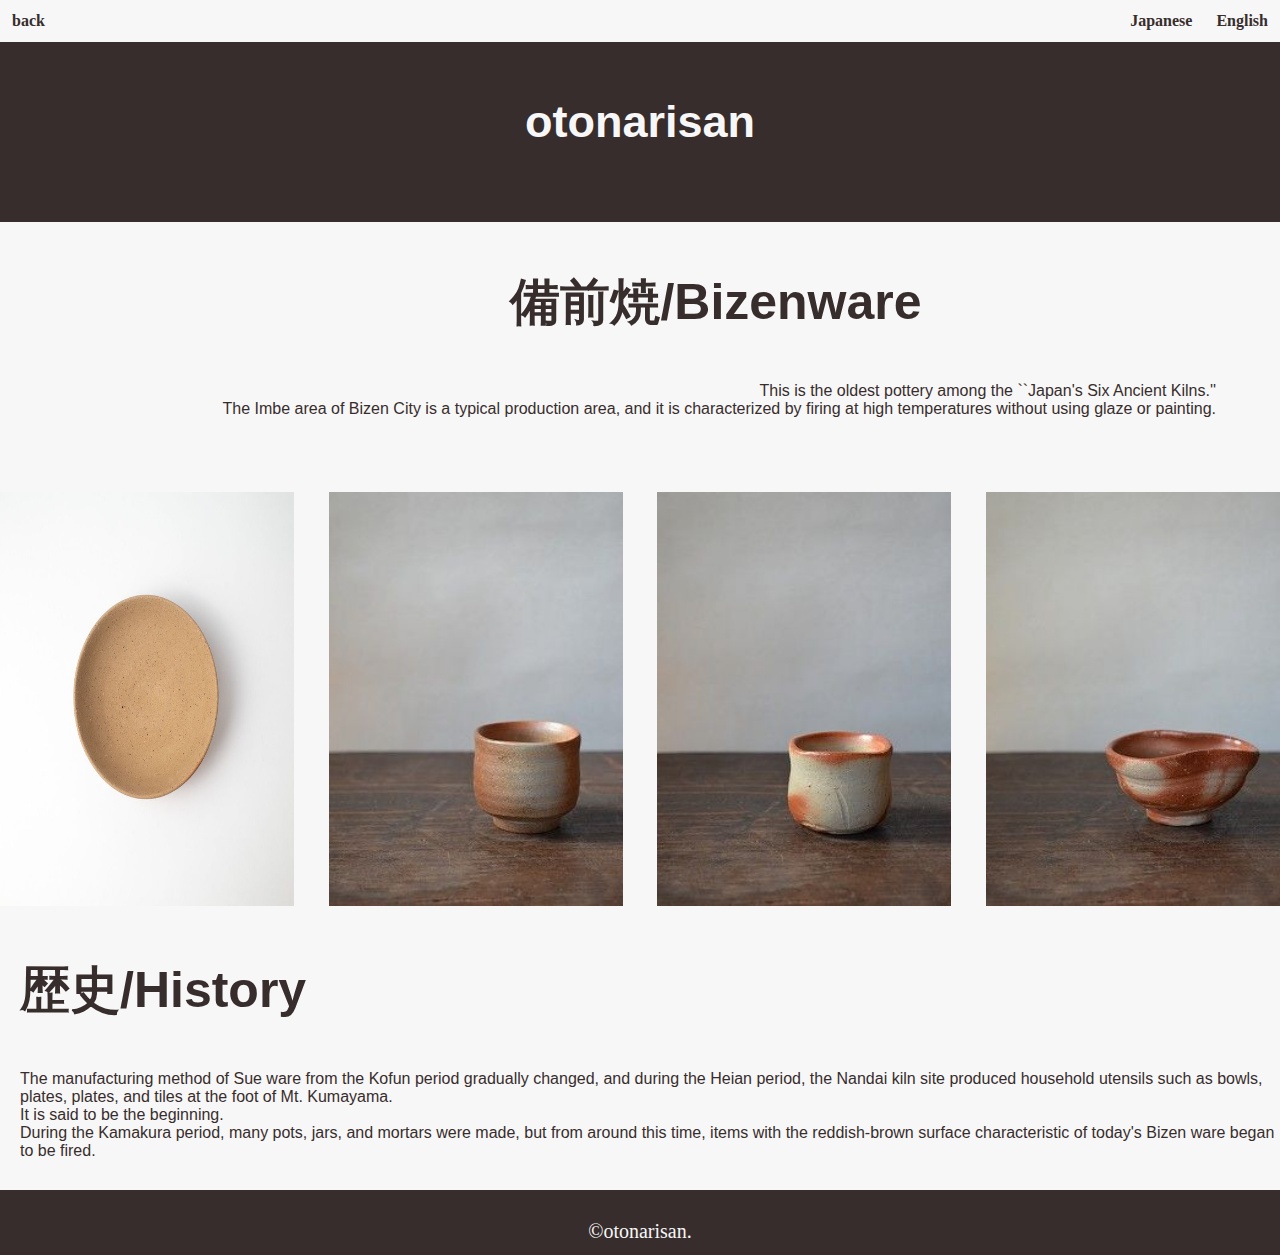
<file: 備前焼en.html>
<!DOCTYPE html>
<html lang="en">
<head>
    <meta charset="UTF-8">
    <meta name="viewport" content="width=device-width, initial-scale=1.0">
    <title>Document</title>
    <link rel="stylesheet" href="./assets/css/bizenyaki1.css">
</head>

<body>
    <header>
        <div class="menu-toggle">
            <div class="bar"></div>
            <div class="bar"></div>
            <div class="bar"></div>
        </div>
        <nav class="menu">
          <ul>
            <li id="menu-back"><a href="./index2.html">back</a></li>
            <li><a href="./bizenyaki1.html">Japanese</a></li>
            <li><a href="./備前焼en.html">English</a></li>
          </ul>
        </nav>
    </header>
    <main>
        <section id="otonarisan">
            <h1>otonarisan</h1>
        </section>
        <section id="section1">
            <h1 id="section1-h1">備前焼/Bizenware</h1>  
            <p id="section1-p">This is the oldest pottery among the ``Japan's Six Ancient Kilns.'' <br>
                The Imbe area of Bizen City is a typical production area, and it is characterized by firing at high temperatures without using glaze or painting.<br>
            </p>
        </section>       
        <section id="section2">
            <div id="image-container">
                <img class="responsive-image" id="margin-img" src="./assets/img/備前焼1.jpeg" alt="">
            </div>
            <div id="image-container">
                <img class="responsive-image" id="bizen-img1" src="./assets/img/備前焼2.jpeg" alt="">
            </div>
            <div id="image-container">
                <img class="responsive-image" id="bizen-img2" src="./assets/img/備前焼3.jpeg" alt="">
            </div>
            <div id="image-container">
                <img class="responsive-image" id="bizen-img3" id="margin" src="./assets/img/備前焼4.jpeg" alt="">
            </div>
        </section>
        
        <script>
            // マウスオーバーしたら光をつける
            var images = document.querySelectorAll('.responsive-image');
            images.forEach(function(image) {
              image.addEventListener('mouseover', function() { 
            
                this.style.boxShadow = '0 0 27px gold';
              });
          
              image.addEventListener('mouseout', function() {
                this.style.boxShadow = 'none';
              });
            });
        </script>

        <section id="section-rekishi">
            <h1 id="rekishi-h1">歴史/History</h1>
            <p id="rekishi-p">The manufacturing method of Sue ware from the Kofun period gradually changed, and during the Heian period, the Nandai kiln site produced household utensils such as bowls, plates, plates, and tiles at the foot of Mt. Kumayama.<br>
                It is said to be the beginning.<br> During the Kamakura period, many pots, jars, and mortars were made, but from around this time, items with the reddish-brown surface characteristic of today's Bizen ware began to be fired. <br>
            </p>
        </section>
    </main>

    <footer>
        <p id="footer-p">&copy;otonarisan.</p>
    </footer>
    <scrip src="script.js"></script>
</body>
</html>
</file>
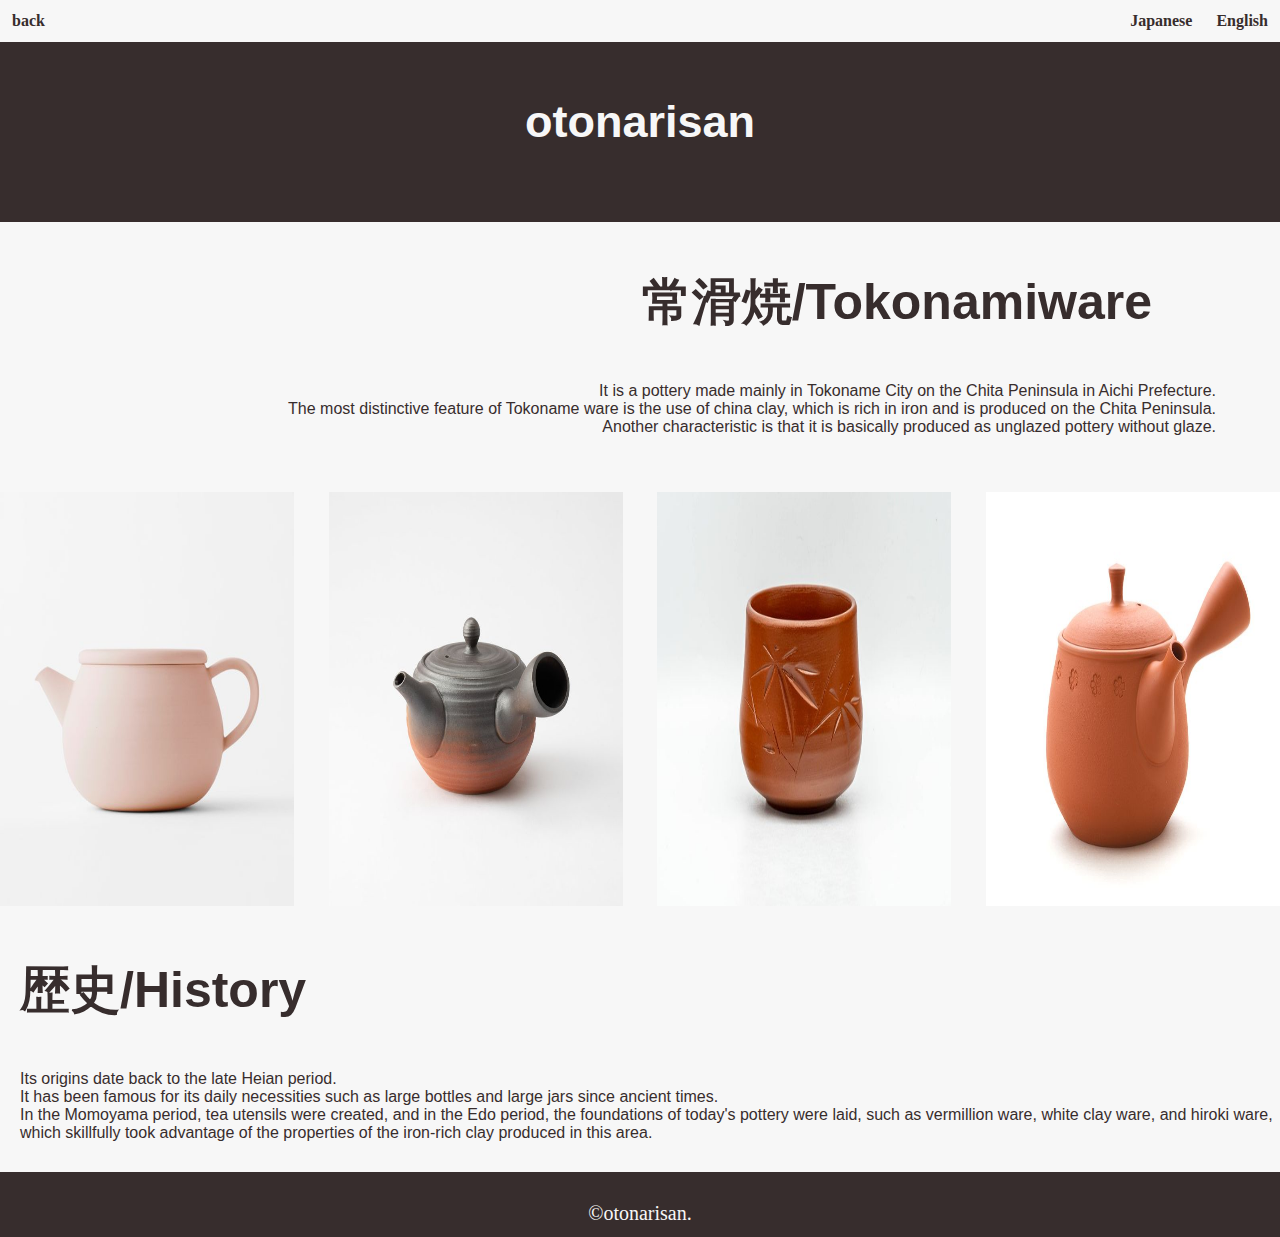
<file: 常滑焼en.html>
<!DOCTYPE html>
<html lang="en">
<head>
    <meta charset="UTF-8">
    <meta name="viewport" content="width=device-width, initial-scale=1.0">
    <title>Document</title>
    <link rel="stylesheet" href="./assets/css/tokonami.css">
</head>

<body>
    <header>
        <div class="menu-toggle">
            <div class="bar"></div>
            <div class="bar"></div>
            <div class="bar"></div>
        </div>
        <nav class="menu">
          <ul>
            <li id="menu-back"><a href="./index2.html">back</a></li>
            <li><a href="./tokoname.html">Japanese</a></li>
            <li><a href="./常滑焼en.html">English</a></li>
          </ul>
        </nav>
    </header>
    <main>
        <section id="otonarisan">
            <h1>otonarisan</h1>
        </section>
        <section id="section1">
            <h1 id="section1-h1">常滑焼/Tokonamiware</h1>
            <p id="section1-p">It is a pottery made mainly in Tokoname City on the Chita Peninsula in Aichi Prefecture. <br>
                The most distinctive feature of Tokoname ware is the use of china clay, which is rich in iron and is produced on the Chita Peninsula. <br>Another characteristic is that it is basically produced as unglazed pottery without glaze.<br>
            </p>
        </section>       
        <section id="section2">
            <div id="image-container">
                <img class="responsive-image" id="margin-img" src="./assets/img/常滑焼1.jpeg" alt="">
            </div>
            <div id="image-container">
                <img class="responsive-image" src="./assets/img/常滑焼2.jpeg" alt="">
            </div>
            <div id="image-container">
                <img class="responsive-image" src="./assets/img/常滑焼4.jpeg" alt="">
            </div>
            <div id="image-container">
                <img class="responsive-image" id="margin" src="./assets/img/常滑焼5.jpeg" alt="">
            </div>
        </section>
        
        <script>
            // マウスオーバーしたら光をつける
            var images = document.querySelectorAll('.responsive-image');
            images.forEach(function(image) {
              image.addEventListener('mouseover', function() { 
            
                this.style.boxShadow = '0 0 27px gold';
              });
          
              image.addEventListener('mouseout', function() {
                this.style.boxShadow = 'none';
              });
            });
        </script>

        <section id="section-rekishi">
            <h1 id="rekishi-h1">歴史/History</h1>
            <p id="rekishi-p">Its origins date back to the late Heian period.<br> It has been famous for its daily necessities such as large bottles and large jars since ancient times. <br>
                In the Momoyama period, tea utensils were created, and in the Edo period, the foundations of today's pottery were laid, such as vermillion ware, white clay ware, and hiroki ware, which skillfully took advantage of the properties of the iron-rich clay produced in this area.<br>
            </p>
        </section>
    </main>

    <footer>
        <p id="footer-p">&copy;otonarisan.</p>
    </footer>
    <scrip src="script.js"></script>
</body>
</html>
</file>
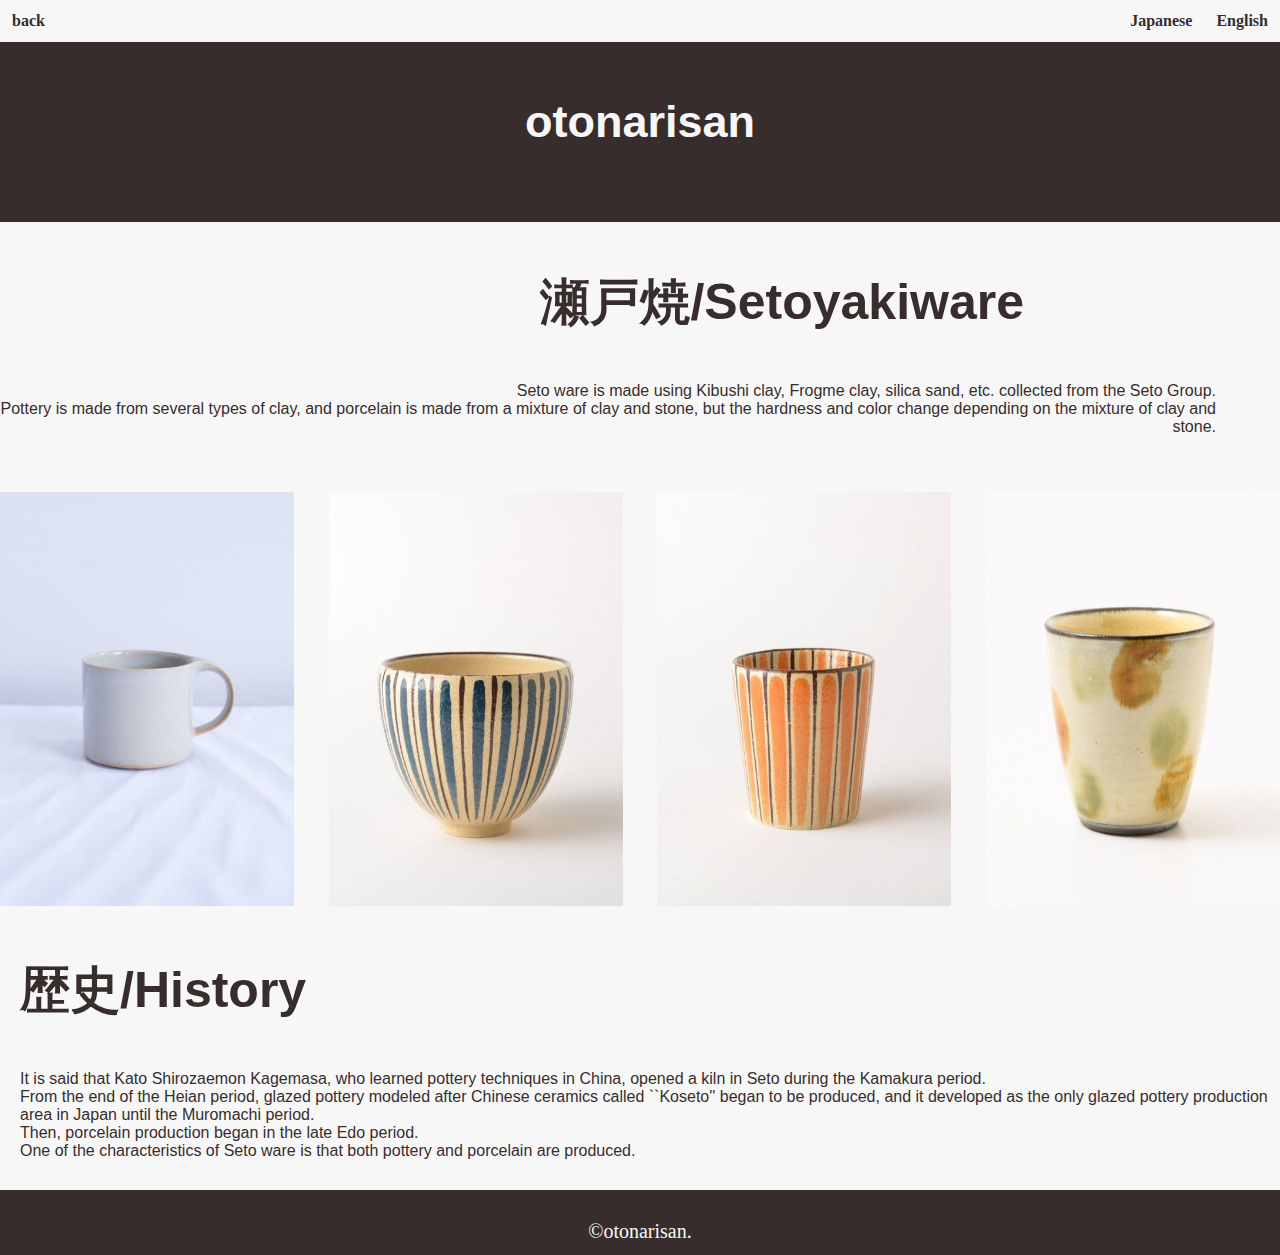
<file: 瀬戸焼en.html>
<!DOCTYPE html>
<html lang="en">
<head>
    <meta charset="UTF-8">
    <meta name="viewport" content="width=device-width, initial-scale=1.0">
    <title>Document</title>
    <link rel="stylesheet" href="./assets/css/seto.css">
</head>

<body>
    <header>
        <div class="menu-toggle">
            <div class="bar"></div>
            <div class="bar"></div>
            <div class="bar"></div>
        </div>
        <nav class="menu">
          <ul>
            <li id="menu-back"><a href="./index2.html">back</a></li>
            <li><a href="./setoyaki.html">Japanese</a></li>
            <li><a href="./瀬戸焼en.html">English</a></li>
          </ul>
        </nav>
    </header>
    <main>
        <section id="otonarisan">
            <h1>otonarisan</h1>
        </section>
        <section id="section1">
            <h1 id="section1-h1">瀬戸焼/Setoyakiware</h1>
            <p id="section1-p">Seto ware is made using Kibushi clay, Frogme clay, silica sand, etc. collected from the Seto Group. <br>
                Pottery is made from several types of clay, and porcelain is made from a mixture of clay and stone, but the hardness and color change depending on the mixture of clay and stone. <br>
            </p>
        </section>       
        <section id="section2">
            <div id="image-container">
                <img class="responsive-image" id="seto-img" id="margin-img" src="./assets/img/瀬戸焼.jpeg" alt="">
            </div>
            <div id="image-container">
                <img class="responsive-image" src="./assets/img/瀬戸焼1.jpeg" alt="">
            </div>
            <div id="image-container">
                <img class="responsive-image" src="./assets/img/瀬戸焼2.jpeg" alt="">
            </div>
            <div id="image-container">
                <img class="responsive-image" id="margin" src="./assets/img/瀬戸焼3.jpeg" alt="">
            </div>
        </section>
        
        <script>
            // マウスオーバーしたら光をつける
            var images = document.querySelectorAll('.responsive-image');
            images.forEach(function(image) {
              image.addEventListener('mouseover', function() { 
            
                this.style.boxShadow = '0 0 27px gold';
              });
          
              image.addEventListener('mouseout', function() {
                this.style.boxShadow = 'none';
              });
            });
        </script>

        <section id="section-rekishi">
            <h1 id="rekishi-h1">歴史/History</h1>
            <p id="rekishi-p">It is said that Kato Shirozaemon Kagemasa, who learned pottery techniques in China, opened a kiln in Seto during the Kamakura period. <br>
                From the end of the Heian period, glazed pottery modeled after Chinese ceramics called ``Koseto'' began to be produced, and it developed as the only glazed pottery production area in Japan until the Muromachi period.
                <br>Then, porcelain production began in the late Edo period.<br> One of the characteristics of Seto ware is that both pottery and porcelain are produced. <br>
            </p>
        </section>
    </main>

    <footer>
        <p id="footer-p">&copy;otonarisan.</p>
    </footer>
    <scrip src="script.js"></script>
</body>
</html>
</file>
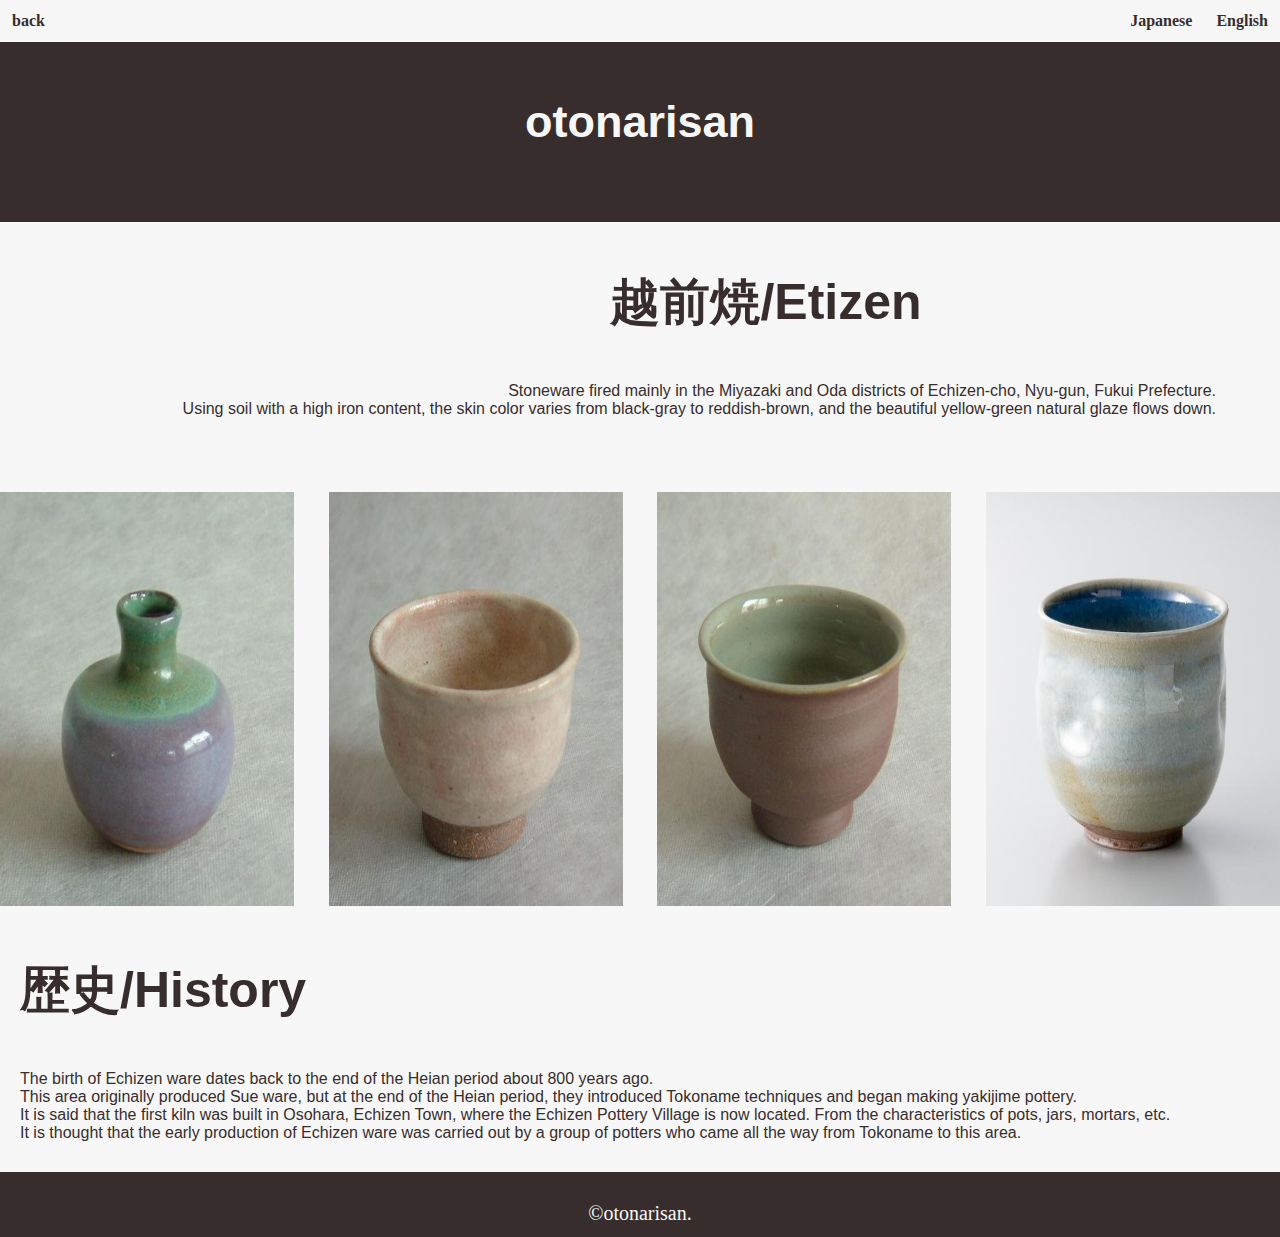
<file: 越前焼en.html>
<!DOCTYPE html>
<html lang="en">
<head>
    <meta charset="UTF-8">
    <meta name="viewport" content="width=device-width, initial-scale=1.0">
    <title>Document</title>
    <link rel="stylesheet" href="./assets/css/etizenyaki.css">
</head>

<body>
    <header>
        <div class="menu-toggle">
            <div class="bar"></div>
            <div class="bar"></div>
            <div class="bar"></div>
        </div>
        <nav class="menu">
          <ul>
            <li id="menu-back"><a href="./index2.html">back</a></li>
            <li><a href="./etizenkaki.html">Japanese</a></li>
            <li><a href="./越前焼en.html">English</a></li>
          </ul>
        </nav>
    </header>
    <main>
        <section id="otonarisan">
            <h1>otonarisan</h1>
        </section>
        <section id="section1">
            <h1 id="section1-h1">越前焼/Etizen</h1>
            <p id="section1-p">Stoneware fired mainly in the Miyazaki and Oda districts of Echizen-cho, Nyu-gun, Fukui Prefecture.<br>
                Using soil with a high iron content, the skin color varies from black-gray to reddish-brown, and the beautiful yellow-green natural glaze flows down.<br>
            </p>
        </section>       
        <section id="section2">
                <div id="image-container">
                    <img class="responsive-image" id="margin-img" src="./assets/img/越前焼6.jpeg" alt="">
                </div>
                <div id="image-container">
                    <img class="responsive-image" src="./assets/img/越前焼1.jpeg" alt="">
                </div>
                <div id="image-container">
                    <img class="responsive-image" src="./assets/img/越前焼3.jpeg" alt="">
                </div>
                <div id="image-container">
                    <img class="responsive-image" id="margin" src="./assets/img/越前焼4.jpeg" alt="">
                </div>
        </section>
        
        <script>
            // マウスオーバーしたら光をつける
            var images = document.querySelectorAll('.responsive-image');
            images.forEach(function(image) {
              image.addEventListener('mouseover', function() { 
            
                this.style.boxShadow = '0 0 27px gold';
              });
          
              image.addEventListener('mouseout', function() {
                this.style.boxShadow = 'none';
              });
            });
        </script>

        <section id="section-rekishi">
            <h1 id="rekishi-h1">歴史/History</h1>
            <p id="rekishi-p">The birth of Echizen ware dates back to the end of the Heian period about 800 years ago. <br>
                This area originally produced Sue ware, but at the end of the Heian period, they introduced Tokoname techniques and began making yakijime pottery. <br>
                It is said that the first kiln was built in Osohara, Echizen Town, where the Echizen Pottery Village is now located. From the characteristics of pots, jars, mortars, etc.<br>
                It is thought that the early production of Echizen ware was carried out by a group of potters who came all the way from Tokoname to this area. <br>
            </p>
        </section>
    </main>

    <footer>
        <p id="footer-p">&copy;otonarisan.</p>
    </footer>
    <scrip src="script.js"></script>
</body>
</html>
</file>
<file: assets/css/style.css>
*{
    margin: 0;
    padding: 0;
}

/* リセットCSS */

/* メニュータグ */
.menu-toggle {
    display: none;
    cursor: pointer;
  } 
.bar {
    width: 100vw;
    height: 24px;
    background-color: rgb(247, 247, 247);
    margin: 6px 0;
    transition: 0.4s;
  }
.menu {
  display: flex;
  justify-content: flex-end;
  background-color: rgb(247, 247, 247);
}
.menu ul {
  list-style: none;
  margin: 0;
  padding: 0;
  display: flex;
}
.menu li {
  margin: 12px;
}
.menu a {
  text-decoration: none;
  color: rgb(55, 45, 45);
  font-weight: bold;
    transition: 0.3s;
}
.menu a:hover {
  color: gold;
}

/* 見出し */
#otonarisan{
    width: 100%;
    height: 20vh;
    border: 1px rgb(55, 45, 45);
    background-color:  rgb(55, 45, 45);
}
h1{
    text-align: center;
    line-height: 160px;
    font-family: 'Gill Sans', 'Gill Sans MT', Calibri, 'Trebuchet MS', sans-serif;
    font-size: 45px;
    color: rgb(247, 247, 247);
}

/* 説明文 */
#section1{
    width: 100vw;
    height: 20vh;
}
#section1-p{
    text-align: right;
    margin-right: 10px;
    margin-top: 10vh;  
    color: rgb(55, 45, 45);
    font-family: 'Gill Sans', 'Gill Sans MT', Calibri, 'Trebuchet MS', sans-serif;
}

/* 写真と文字（一段目）*/
#section2{
    display: flex;
    flex-wrap: wrap; 
    /* flex-wrap: wrap;は、自動で次の段に降りるようにする */
    justify-content: space-between;
    margin-left: 30px;
    margin-right: 30px;
}

/* 越前焼（オレンジタグ） */
#section2-div{
    width: 23vw;
    height: 57vh;
    background-color: rgba(255, 81, 0, 0.821);
    border-radius: 7%;
}
#etizen-p{
    height: 100%;
    text-align: center;
    margin-top: 10px;
    color: rgb(247, 247, 247);
    font-size: 60px;
    font-weight: bolder;
    font-family: 'Trebuchet MS', 'Lucida Sans Unicode', 'Lucida Grande', 'Lucida Sans', Arial, sans-serif;
}

/* 信楽焼（水色タグ） */
#section2-div2{
    width: 23vw;
    height: 57vh;
    background-color: rgb(74, 169, 237);
    border-radius: 7%;
}
#sigara-h1{
    text-align: right;
    margin-right: 10px;
    color: rgb(55, 45, 45);
    font-size: 60px;
    font-family: 'Courier New', Courier, monospace;
}

/* 写真と文字（二段目） */
#section3{
    display: flex;
    flex-wrap: wrap;
    justify-content: space-between;
    margin-left: 30px;
    margin-right: 30px; 
}

/* 瀬戸焼（クリームタグ） */
#section3-div1{
    width: 23vw;
    height: 57vh;
    background-color: bisque;
    border-radius: 7%;
}
#seto-h1{
    line-height: normal;
    color: rgb(55, 45, 45);
    text-align: left;
    margin-left: 30px;
    margin-top: 10px;
    font-size: 85px;
    font-family: 'Times New Roman', Times, serif;
}

/* 常滑焼（灰色のタグ） */
#section3-div2{
    width: 23vw;
    height: 57vh;
    background-color: rgba(136, 124, 114, 0.938);
    border-radius: 7%;
}
#tokoname-h1{
    color: rgb(247, 247, 247);
    font-size: 57px;
    text-align: center;
    margin-top: 140px;
    font-family: 'Lucida Sans', 'Lucida Sans Regular', 'Lucida Grande', 'Lucida Sans Unicode', Geneva, Verdana, sans-serif;
}

/* 写真と文字（三段目） */
#section4{
    display: flex;
    flex-wrap: wrap;
    justify-content: space-between;
    margin-left: 30px;
    margin-right: 30px;
}

/* 丹波焼（緑タグ） */
#section4-div{
    width: 23vw;
    height: 57vh;
    background-color: rgba(45, 139, 86, 0.99);
    border-radius: 7%;
}
#tanba-h1{
    color: rgb(247, 247, 247);
    text-align: center;
    font-size: 75px;
    margin-top: 300px;
    font-family: Impact, Haettenschweiler, 'Arial Narrow Bold', sans-serif;
}

/* 備前焼（キャラメルタグ） */
#section4-div2{
    width: 23vw;
    height: 57vh;
    background-color: rgb(190, 128, 67);
    border-radius: 7%;
}
#bizen-h1{
    line-height: normal;
    text-align: right;
    margin-top: 10px;
    margin-right: 40px;
    color: rgb(55, 45, 45);
    font-family: fantasy;
    font-size: 58px;
}

/* 写真 */
.responsive-image{
    width: 23vw;
    height: 57vh;
    border-radius: 7%;
    margin-bottom: 50px;
}

/* 会社の概要 */
#section5{
    width: 100vw;
    height: 35vh;
    border: 1px black solid;
    background-color: rgb(55, 45, 45);
}
#section5-h1{
   text-align: left;
   margin-left: 35px;
}
.section5-p{
    margin-left: 35px;
    color: rgb(247, 247, 247);
}

/* body */
body{
    width: 100vw;
    /* border: 1px black solid; */
    background-color: rgb(247, 247, 247);
}

/* footer */
footer{
    width: 100vw;
    padding: 7px;
    text-align: center;
    background-color: rgb(247, 247, 247);
}

/* アニメーション */
.responsive-image {
    width: 23vw; 
    transition: width 0.3s ease;
}
.responsive-image:hover {
    width: 25vw;
    height: 59vh;
}


/* レスポンス対応 */
@media screen and (max-width:780px){

    /* 説明文 */
    #section1-p{
       margin-top: 50px;  
    }

    /* 写真 */
    .responsive-image{
        width: 100%;
        height: 45vh;
    }

    /* 越前div */
    #section2-div{
        width: 100%;
        height: 45vh;
        margin-bottom: 60px;  
    }

    /* 越前焼文字 */
    #etizen-p{
        font-size: 51px;
    }

    /* 信楽焼写真 */
    #shigara-img{
        width: 105%;
    }

    /* 信楽div */
    #section2-div2{
        width: 100%;
        height: 45vh;
        margin-bottom: 60px;
    }

    /* 信楽焼文字 */
    #sigara-h1{
        font-size: 53px;
    }

    /* 瀬戸div */
    #section3-div1{
        width: 100%;
        height: 45vh;
        margin-bottom: 60px;
    }

    /* 瀬戸焼文字 */
    #seto-h1{
        font-size: 70px;
    }

    /* 瀬戸焼写真 */
    #seto-img{
        width: 130%;
    }

    /* 常滑div */
    #section3-div2{
        width: 100%;
        height: 45vh;
        margin-bottom: 60px;
    }

    /* 常滑焼文字 */
    #tokoname-h1{
        font-size: 56px;
    }

    /* 丹波div */
    #section4-div{
        width: 100%;
        height: 45vh;
        margin-bottom: 60px;
    }

    /* 丹波焼文字 */
    #tanba-h1{
        font-size: 70px;
        margin-top: 220px;
    }

    /* 備前焼写真 */
    #bizen-img{
        width: 330px;
    }

    /* 備前div */
    #section4-div2{
        width: 100%;
        height: 45vh;
        margin-bottom: 50px;
    }

    /* 備前焼文字 */
    #bizen-h1{
        font-size: 47px;
    }

    /* 会社の概要欄 */
    #section5{
        height: 30vh;
    }

    /* otonarisan */
    #section5-h1{
        text-align: left;
        margin-left: 7px;
      }

    /* 会社の概要 */
    .section5-p{
      font-size: 13px;
      margin-left: 4px;
      margin-right: 4px;
    }

}
</file>
<file: assets/css/bizenyaki1.css>
*{
  margin: 0;
  padding: 0;
}

/* リセットCSS */

/* メニュータグ */
.menu-toggle {
  display: none;
  cursor: pointer;
} 
.bar {
  width: 100vw;
  height: 24px;
  background-color: rgb(247, 247, 247);
  margin: 6px 0;
  transition: 0.4s;
}
.menu {
display: flex;
justify-content: flex-end;
background-color: rgb(247, 247, 247);
}
.menu ul {
list-style: none;
margin: 0;
padding: 0;
display: flex;
}
.menu li {
margin: 12px;
}
#menu-back{
  position: absolute;
  left: 0px;
}
.menu a {
text-decoration: none;
color: rgb(55, 45, 45);
font-weight: bold;
  transition: 0.3s;
}
.menu a:hover {
color: gold;
}

/* 見出し */
#otonarisan{
  width: 100vw;
  height: 20vh;
  border: 1px rgb(55, 45, 45);
  background-color:  rgb(55, 45, 45);
}
h1{
  text-align: center;
  line-height: 160px;
  font-family: 'Gill Sans', 'Gill Sans MT', Calibri, 'Trebuchet MS', sans-serif;
  font-size: 45px;
  color: rgb(247, 247, 247);
}

/* 説明文 */
#section1{
  width: 100vw;
  height: 20vh;
}
#section1-h1{
  width: 72%;
  text-align: right;
  font-size: 50px;
  color: rgb(55, 45, 45);
  font-family: 'Gill Sans', 'Gill Sans MT', Calibri, 'Trebuchet MS', sans-serif;
}
#section1-p{ 
  width: 95%;
  text-align: right;
  color: rgb(55, 45, 45);
  font-family: 'Gill Sans', 'Gill Sans MT', Calibri, 'Trebuchet MS', sans-serif;
}

/* 写真 */
#section2{
  display: flex;
  flex-wrap: wrap;
  justify-content: space-between;
  margin-top: 10vh;
}
.responsive-image{
  width: 23vw;
  height: 43vh;
}

/* 歴史説明文 */
#rekishi-h1{
  color: rgb(55, 45, 45);
  text-align: left;
  margin-left: 20px;
  font-size: 50px;
  font-family: 'Gill Sans', 'Gill Sans MT', Calibri, 'Trebuchet MS', sans-serif; 
}
#rekishi-p{
  color: rgb(55, 45, 45);
  margin-left: 20px;
  padding-bottom: 30px;
  font-family: 'Gill Sans', 'Gill Sans MT', Calibri, 'Trebuchet MS', sans-serif;
}

/* body */
body{
  width: 100vw;
  /* border: 1px black solid; */
  background-color: rgb(247, 247, 247);
}

/* footer */
footer{
  width: 100vw;
  height: 65px;
  background-color: rgb(55, 45, 45);
}
#footer-p{
  width: 100vw;
  text-align: center;
  color: rgb(247, 247, 247);
  padding-top: 30px;
  font-size: 20px;
}

/* アニメーション */
.responsive-image {
  width: 23vw; 
  height: 46vh;
  transition: width 0.3s ease;
}
.responsive-image:hover {
  width: 25vw;
  height: 48vh;
}


/* レスポンス対応 */
@media screen and (max-width:780px){

  /* 越前焼文字 */
  #section1-h1{
    font-size: 31px;
    margin-left: 50px;
  }

  /* 説明文 */
  #section1-p{
    font-size: 14px;
  }

  /* 写真section位置 */
  #section2{
    margin-left: 22px;
  }

  /* 写真 */
  .responsive-image{
    width: 95%;
    margin-top: 60px;
  }

  /* 写真大きさ調節 */
  #bizen-img1{
    width: 135%;
  }

  #bizen-img2{
    width: 135%;
  }
  
  #bizen-img3{
    width: 135%;
  }

  /* 歴史文字 */
  #rekishi-h1{
    font-size: 30px;
    margin-left: 95px;
  }

  /* 説明文 */
  #rekishi-p{
    margin-left: 3px;
  }

}
</file>
<file: assets/css/etizenyaki.css>
*{
  margin: 0;
  padding: 0;
}

/* リセットCSS */

/* メニュータグ */
.menu-toggle {
  display: none;
  cursor: pointer;
} 
.bar {
  width: 100vw;
  height: 24px;
  background-color: rgb(247, 247, 247);
  margin: 6px 0;
  transition: 0.4s;
}
.menu {
display: flex;
justify-content: flex-end;
background-color: rgb(247, 247, 247);
}
.menu ul {
list-style: none;
margin: 0;
padding: 0;
display: flex;
}
.menu li {
margin: 12px;
}
#menu-back{
  position: absolute;
  left: 0px;
}
.menu a {
text-decoration: none;
color: rgb(55, 45, 45);
font-weight: bold;
  transition: 0.3s;
}
.menu a:hover {
color: gold;
}

/* 見出し */
#otonarisan{
  width: 100vw;
  height: 20vh;
  border: 1px rgb(55, 45, 45);
  background-color:  rgb(55, 45, 45);
}
h1{
  text-align: center;
  line-height: 160px;
  font-family: 'Gill Sans', 'Gill Sans MT', Calibri, 'Trebuchet MS', sans-serif;
  font-size: 45px;
  color: rgb(247, 247, 247);
}

/* 説明文 */
#section1{
  width: 100vw;
  height: 20vh;
}
#section1-h1{
  width: 72%;
  text-align: right;
  font-size: 50px;
  color: rgb(55, 45, 45);
  font-family: 'Gill Sans', 'Gill Sans MT', Calibri, 'Trebuchet MS', sans-serif;
}
#section1-p{ 
  width: 95%;
  text-align: right;
  color: rgb(55, 45, 45);
  font-family: 'Gill Sans', 'Gill Sans MT', Calibri, 'Trebuchet MS', sans-serif;
}

/* 写真 */
#section2{
  display: flex;
  flex-wrap: wrap;
  justify-content: space-between;
  margin-top: 10vh;
}
.responsive-image{
  width: 23vw;
  height: 43vh;
}

/* 歴史説明文 */
#rekishi-h1{
  color: rgb(55, 45, 45);
  text-align: left;
  margin-left: 20px;
  font-size: 50px;
  font-family: 'Gill Sans', 'Gill Sans MT', Calibri, 'Trebuchet MS', sans-serif; 
}
#rekishi-p{
  color: rgb(55, 45, 45);
  margin-left: 20px;
  padding-bottom: 30px;
  font-family: 'Gill Sans', 'Gill Sans MT', Calibri, 'Trebuchet MS', sans-serif;
}

/* body */
body{
  width: 100vw;
  /* border: 1px black solid; */
  background-color: rgb(247, 247, 247);
}

/* footer */
footer{
  width: 100vw;
  height: 65px;
  background-color: rgb(55, 45, 45);
}
#footer-p{
  width: 100vw;
  text-align: center;
  color: rgb(247, 247, 247);
  padding-top: 30px;
  font-size: 20px;
}

/* アニメーション */
.responsive-image {
  width: 23vw; 
  height: 46vh;
  transition: width 0.3s ease;
}
.responsive-image:hover {
  width: 25vw;
  height: 48vh;
}


/* レスポンス対応 */
@media screen and (max-width:780px){

  /* 越前焼文字 */
  #section1-h1{
    font-size: 30px;
    margin-left: 15px;
  }

  /* 説明文 */
  #section1-p{
    font-size: 14px;
  }

  /* 写真section位置 */
  #section2{
    margin-left: 22px;
  }

  /* 写真 */
  .responsive-image{
    width: 95%;
    margin-top: 60px;
  }
  
  /* 歴史文字 */
  #rekishi-h1{
    font-size: 30px;
    margin-left: 95px;
  }

  /* 説明文 */
  #rekishi-p{
    margin-left: 3px;
  }

}
</file>
<file: assets/css/seto.css>
*{
  margin: 0;
  padding: 0;
}

/* リセットCSS */

/* メニュータグ */
.menu-toggle {
  display: none;
  cursor: pointer;
} 
.bar {
  width: 100vw;
  height: 24px;
  background-color: rgb(247, 247, 247);
  margin: 6px 0;
  transition: 0.4s;
}
.menu {
display: flex;
justify-content: flex-end;
background-color: rgb(247, 247, 247);
}
.menu ul {
list-style: none;
margin: 0;
padding: 0;
display: flex;
}
.menu li {
margin: 12px;
}
#menu-back{
  position: absolute;
  left: 0px;
}
.menu a {
text-decoration: none;
color: rgb(55, 45, 45);
font-weight: bold;
  transition: 0.3s;
}
.menu a:hover {
color: gold;
}

/* 見出し */
#otonarisan{
  width: 100vw;
  height: 20vh;
  border: 1px rgb(55, 45, 45);
  background-color:  rgb(55, 45, 45);
}
h1{
  text-align: center;
  line-height: 160px;
  font-family: 'Gill Sans', 'Gill Sans MT', Calibri, 'Trebuchet MS', sans-serif;
  font-size: 45px;
  color: rgb(247, 247, 247);
}

/* 説明文 */
#section1{
  width: 100vw;
  height: 20vh;
}
#section1-h1{
  width: 80%;
  text-align: right;
  font-size: 50px;
  color: rgb(55, 45, 45);
  font-family: 'Gill Sans', 'Gill Sans MT', Calibri, 'Trebuchet MS', sans-serif;
}
#section1-p{ 
  width: 95%;
  text-align: right;
  color: rgb(55, 45, 45);
  font-family: 'Gill Sans', 'Gill Sans MT', Calibri, 'Trebuchet MS', sans-serif;
}

/* 写真 */
#section2{
  display: flex;
  flex-wrap: wrap;
  justify-content: space-between;
  margin-top: 10vh;
}
.responsive-image{
  width: 23vw;
  height: 43vh;
}

/* 歴史説明文 */
#rekishi-h1{
  color: rgb(55, 45, 45);
  text-align: left;
  margin-left: 20px;
  font-size: 50px;
  font-family: 'Gill Sans', 'Gill Sans MT', Calibri, 'Trebuchet MS', sans-serif; 
}
#rekishi-p{
  color: rgb(55, 45, 45);
  margin-left: 20px;
  padding-bottom: 30px;
  font-family: 'Gill Sans', 'Gill Sans MT', Calibri, 'Trebuchet MS', sans-serif;
}

/* body */
body{
  width: 100vw;
  /* border: 1px black solid; */
  background-color: rgb(247, 247, 247);
}

/* footer */
footer{
  width: 100vw;
  height: 65px;
  background-color: rgb(55, 45, 45);
}
#footer-p{
  width: 100vw;
  text-align: center;
  color: rgb(247, 247, 247);
  padding-top: 30px;
  font-size: 20px;
}

/* アニメーション */
.responsive-image {
  width: 23vw; 
  height: 46vh;
  transition: width 0.3s ease;
}
.responsive-image:hover {
  width: 25vw;
  height: 48vh;
}


  /* レスポンス対応 */
@media screen and (max-width:780px){

  /* 越前焼文字 */
  #section1-h1{
    font-size: 25px;
    margin-left: 15px;
  }

  /* 説明文 */
  #section1-p{
    font-size: 14px;
  }

  /* 写真section位置 */
  #section2{
    margin-left: 22px;
  }

  /* 写真 */
  .responsive-image{
    width: 95%;
    margin-top: 60px;
  }

  /* 写真大きさ調節 */
  #seto-img{
    width: 134%;
  }
  
  /* 歴史文字 */
  #rekishi-h1{
    font-size: 30px;
    margin-left: 95px;
  }

  /* 説明文 */
  #rekishi-p{
    margin-left: 3px;
  }

}
</file>
<file: assets/css/shigarayaki.css>
*{
  margin: 0;
  padding: 0;
}

/* リセットCSS */

/* メニュータグ */
.menu-toggle {
  display: none;
  cursor: pointer;
} 
.bar {
  width: 100vw;
  height: 24px;
  background-color: rgb(247, 247, 247);
  margin: 6px 0;
  transition: 0.4s;
}
.menu {
display: flex;
justify-content: flex-end;
background-color: rgb(247, 247, 247);
}
.menu ul {
list-style: none;
margin: 0;
padding: 0;
display: flex;
}
.menu li {
margin: 12px;
}
#menu-back{
  position: absolute;
  left: 0px;
}
.menu a {
text-decoration: none;
color: rgb(55, 45, 45);
font-weight: bold;
  transition: 0.3s;
}
.menu a:hover {
color: gold;
}

/* 見出し */
#otonarisan{
  width: 100vw;
  height: 20vh;
  border: 1px rgb(55, 45, 45);
  background-color:  rgb(55, 45, 45);
}
h1{
  text-align: center;
  line-height: 160px;
  font-family: 'Gill Sans', 'Gill Sans MT', Calibri, 'Trebuchet MS', sans-serif;
  font-size: 45px;
  color: rgb(247, 247, 247);
}

/* 説明文 */
#section1{
  width: 100vw;
  height: 20vh;
}
#section1-h1{
  width: 85%;
  text-align: right;
  font-size: 50px;
  color: rgb(55, 45, 45);
  font-family: 'Gill Sans', 'Gill Sans MT', Calibri, 'Trebuchet MS', sans-serif;
}
#section1-p{ 
  width: 95%;
  text-align: right;
  color: rgb(55, 45, 45);
  font-family: 'Gill Sans', 'Gill Sans MT', Calibri, 'Trebuchet MS', sans-serif;
}

/* 写真 */
#section2{
  display: flex;
  flex-wrap: wrap;
  justify-content: space-between;
  margin-top: 10vh;
}
.responsive-image{
  width: 23vw;
  height: 43vh;
}

/* 歴史説明文 */
#rekishi-h1{
  color: rgb(55, 45, 45);
  text-align: left;
  margin-left: 20px;
  font-size: 50px;
  font-family: 'Gill Sans', 'Gill Sans MT', Calibri, 'Trebuchet MS', sans-serif; 
}
#rekishi-p{
  color: rgb(55, 45, 45);
  margin-left: 20px;
  padding-bottom: 30px;
  font-family: 'Gill Sans', 'Gill Sans MT', Calibri, 'Trebuchet MS', sans-serif;
}

/* body */
body{
  width: 100vw;
  /* border: 1px black solid; */
  background-color: rgb(247, 247, 247);
}

/* footer */
footer{
  width: 100vw;
  height: 65px;
  background-color: rgb(55, 45, 45);
}
#footer-p{
  width: 100vw;
  text-align: center;
  color: rgb(247, 247, 247);
  padding-top: 30px;
  font-size: 20px;
}

/* アニメーション */
.responsive-image {
  width: 23vw; 
  height: 46vh;
  transition: width 0.3s ease;
}
.responsive-image:hover {
  width: 25vw;
  height: 48vh;
}


/* レスポンス対応 */
@media screen and (max-width:780px){

  /* 越前焼文字 */
  #section1-h1{
    font-size: 25px;
    margin-left: 12px;
  }

  /* 説明文 */
  #section1-p{
    font-size: 14px;
  }

  /* 写真section位置 */
  #section2{
    margin-left: 22px;
  }

  /* 写真 */
  .responsive-image{
    width: 95%;
    margin-top: 60px;
  }

  /* 写真大きさ調節 */
  #shigara-img{
    width: 107%;
  }

  #shigara-img2{
    width: 107%;
  }
  
  #shigara-img3{
    width: 107%;
  }
  
  /* 歴史文字 */
  #rekishi-h1{
    font-size: 30px;
    margin-left: 95px;
  }

  /* 説明文 */
  #rekishi-p{
    margin-left: 3px;
  }

}
</file>
<file: assets/css/tanba.css>
*{
  margin: 0;
  padding: 0;
}

/* リセットCSS */

/* メニュータグ */
.menu-toggle {
  display: none;
  cursor: pointer;
} 
.bar {
  width: 100vw;
  height: 24px;
  background-color: rgb(247, 247, 247);
  margin: 6px 0;
  transition: 0.4s;
}
.menu {
display: flex;
justify-content: flex-end;
background-color: rgb(247, 247, 247);
}
.menu ul {
list-style: none;
margin: 0;
padding: 0;
display: flex;
}
.menu li {
margin: 12px;
}
#menu-back{
  position: absolute;
  left: 0px;
}
.menu a {
text-decoration: none;
color: rgb(55, 45, 45);
font-weight: bold;
  transition: 0.3s;
}
.menu a:hover {
color: gold;
}

/* 見出し */
#otonarisan{
  width: 100vw;
  height: 20vh;
  border: 1px rgb(55, 45, 45);
  background-color:  rgb(55, 45, 45);
}
h1{
  text-align: center;
  line-height: 160px;
  font-family: 'Gill Sans', 'Gill Sans MT', Calibri, 'Trebuchet MS', sans-serif;
  font-size: 45px;
  color: rgb(247, 247, 247);
}

/* 説明文 */
#section1{
  width: 100vw;
  height: 20vh;
}
#section1-h1{
  width: 95%;
  text-align: right;
  font-size: 50px;
  color: rgb(55, 45, 45);
  font-family: 'Gill Sans', 'Gill Sans MT', Calibri, 'Trebuchet MS', sans-serif;
}
#section1-p{ 
  width: 95%;
  text-align: right;
  color: rgb(55, 45, 45);
  font-family: 'Gill Sans', 'Gill Sans MT', Calibri, 'Trebuchet MS', sans-serif;
}

/* 写真 */
#section2{
  display: flex;
  flex-wrap: wrap;
  /* justify-content: space-between; */
  margin-top: 10vh;
}
.responsive-image{
  width: 23vw;
  height: 43vh;
  margin-left: 30px
}

/* 歴史説明文 */
#rekishi-h1{
  color: rgb(55, 45, 45);
  text-align: left;
  margin-left: 20px;
  font-size: 50px;
  font-family: 'Gill Sans', 'Gill Sans MT', Calibri, 'Trebuchet MS', sans-serif; 
}
#rekishi-p{
  color: rgb(55, 45, 45);
  margin-left: 20px;
  padding-bottom: 30px;
  font-family: 'Gill Sans', 'Gill Sans MT', Calibri, 'Trebuchet MS', sans-serif;
}

/* body */
body{
  width: 100vw;
  /* border: 1px black solid; */
  background-color: rgb(247, 247, 247);
}

/* footer */
footer{
  width: 100vw;
  height: 65px;
  background-color: rgb(55, 45, 45);
}
#footer-p{
  width: 100vw;
  text-align: center;
  color: rgb(247, 247, 247);
  padding-top: 30px;
  font-size: 20px;
}

/* アニメーション */
.responsive-image {
  width: 23vw; 
  height: 46vh;
  transition: width 0.3s ease;
}
.responsive-image:hover {
  width: 25vw;
  height: 48vh;
}


/* レスポンス対応 */
@media screen and (max-width:780px){

  /* 越前焼文字 */
  #section1-h1{
    font-size: 21px;
    margin-left: 5px;
  }

  /* 説明文 */
  #section1-p{
    font-size: 14px;
  }

  /* 写真section位置 */
  #section2{
    margin-right: 38px;
  }

  /* 写真 */
  .responsive-image{
    width: 95%;
    margin-top: 60px;
  }
  
  /* 歴史文字 */
  #rekishi-h1{
    font-size: 30px;
    margin-left: 95px;
  }

  /* 説明文 */
  #rekishi-p{
    margin-left: 3px;
  }

}
</file>
<file: assets/css/tokonami.css>
*{
  margin: 0;
  padding: 0;
}

/* リセットCSS */

/* メニュータグ */
.menu-toggle {
  display: none;
  cursor: pointer;
} 
.bar {
  width: 100vw;
  height: 24px;
  background-color: rgb(247, 247, 247);
  margin: 6px 0;
  transition: 0.4s;
}
.menu {
display: flex;
justify-content: flex-end;
background-color: rgb(247, 247, 247);
}
.menu ul {
list-style: none;
margin: 0;
padding: 0;
display: flex;
}
.menu li {
margin: 12px;
}
#menu-back{
  position: absolute;
  left: 0px;
}
.menu a {
text-decoration: none;
color: rgb(55, 45, 45);
font-weight: bold;
  transition: 0.3s;
}
.menu a:hover {
color: gold;
}

/* 見出し */
#otonarisan{
  width: 100vw;
  height: 20vh;
  border: 1px rgb(55, 45, 45);
  background-color:  rgb(55, 45, 45);
}
h1{
  text-align: center;
  line-height: 160px;
  font-family: 'Gill Sans', 'Gill Sans MT', Calibri, 'Trebuchet MS', sans-serif;
  font-size: 45px;
  color: rgb(247, 247, 247);
}

/* 説明文 */
#section1{
  width: 100vw;
  height: 20vh;
}
#section1-h1{
  width: 90%;
  text-align: right;
  font-size: 50px;
  color: rgb(55, 45, 45);
  font-family: 'Gill Sans', 'Gill Sans MT', Calibri, 'Trebuchet MS', sans-serif;
}
#section1-p{ 
  width: 95%;
  text-align: right;
  color: rgb(55, 45, 45);
  font-family: 'Gill Sans', 'Gill Sans MT', Calibri, 'Trebuchet MS', sans-serif;
}

/* 写真 */
#section2{
  display: flex;
  flex-wrap: wrap;
  justify-content: space-between;
  margin-top: 10vh;
}
.responsive-image{
  width: 23vw;
  height: 43vh;
}

/* 歴史説明文 */
#rekishi-h1{
  color: rgb(55, 45, 45);
  text-align: left;
  margin-left: 20px;
  font-size: 50px;
  font-family: 'Gill Sans', 'Gill Sans MT', Calibri, 'Trebuchet MS', sans-serif; 
}
#rekishi-p{
  color: rgb(55, 45, 45);
  margin-left: 20px;
  padding-bottom: 30px;
  font-family: 'Gill Sans', 'Gill Sans MT', Calibri, 'Trebuchet MS', sans-serif;
}

/* body */
body{
  width: 100vw;
  /* border: 1px black solid; */
  background-color: rgb(247, 247, 247);
}

/* footer */
footer{
  width: 100vw;
  height: 65px;
  background-color: rgb(55, 45, 45);
}
#footer-p{
  width: 100vw;
  text-align: center;
  color: rgb(247, 247, 247);
  padding-top: 30px;
  font-size: 20px;
}

/* アニメーション */
.responsive-image {
  width: 23vw; 
  height: 46vh;
  transition: width 0.3s ease;
}
.responsive-image:hover {
  width: 25vw;
  height: 48vh;
}


/* レスポンス対応 */
@media screen and (max-width:780px){

  /* 越前焼文字 */
  #section1-h1{
    font-size: 30px;
    margin-left: 7px;
  }

  /* 説明文 */
  #section1-p{
    font-size: 14px;
  }

  /* 写真section位置 */
  #section2{
    margin-left: 35px;
  }

  /* 写真 */
  .responsive-image{
    width: 95%;
    height: 40vh;
    margin-top: 60px;
  }
  
  /* 歴史文字 */
  #rekishi-h1{
    font-size: 30px;
    margin-left: 95px;
  }

  /* 説明文 */
  #rekishi-p{
    margin-left: 3px;
  }

}
</file>
